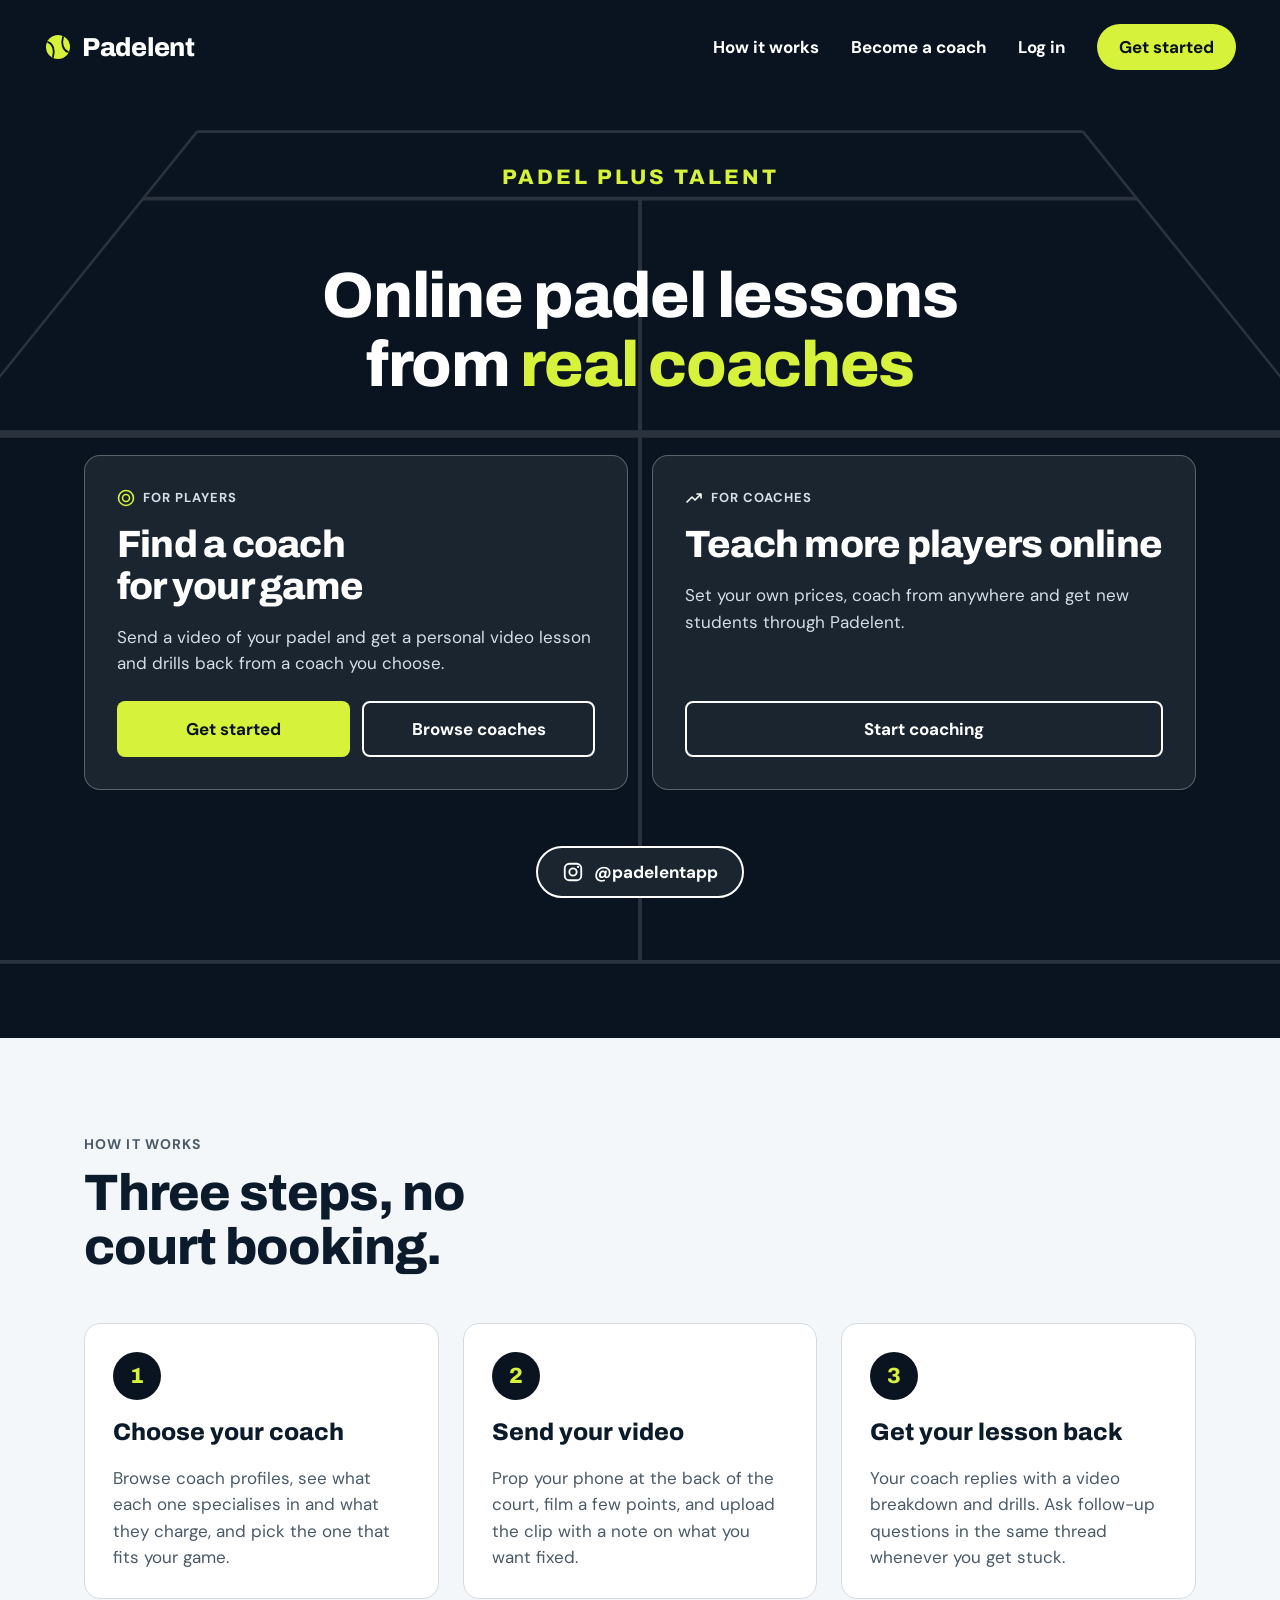
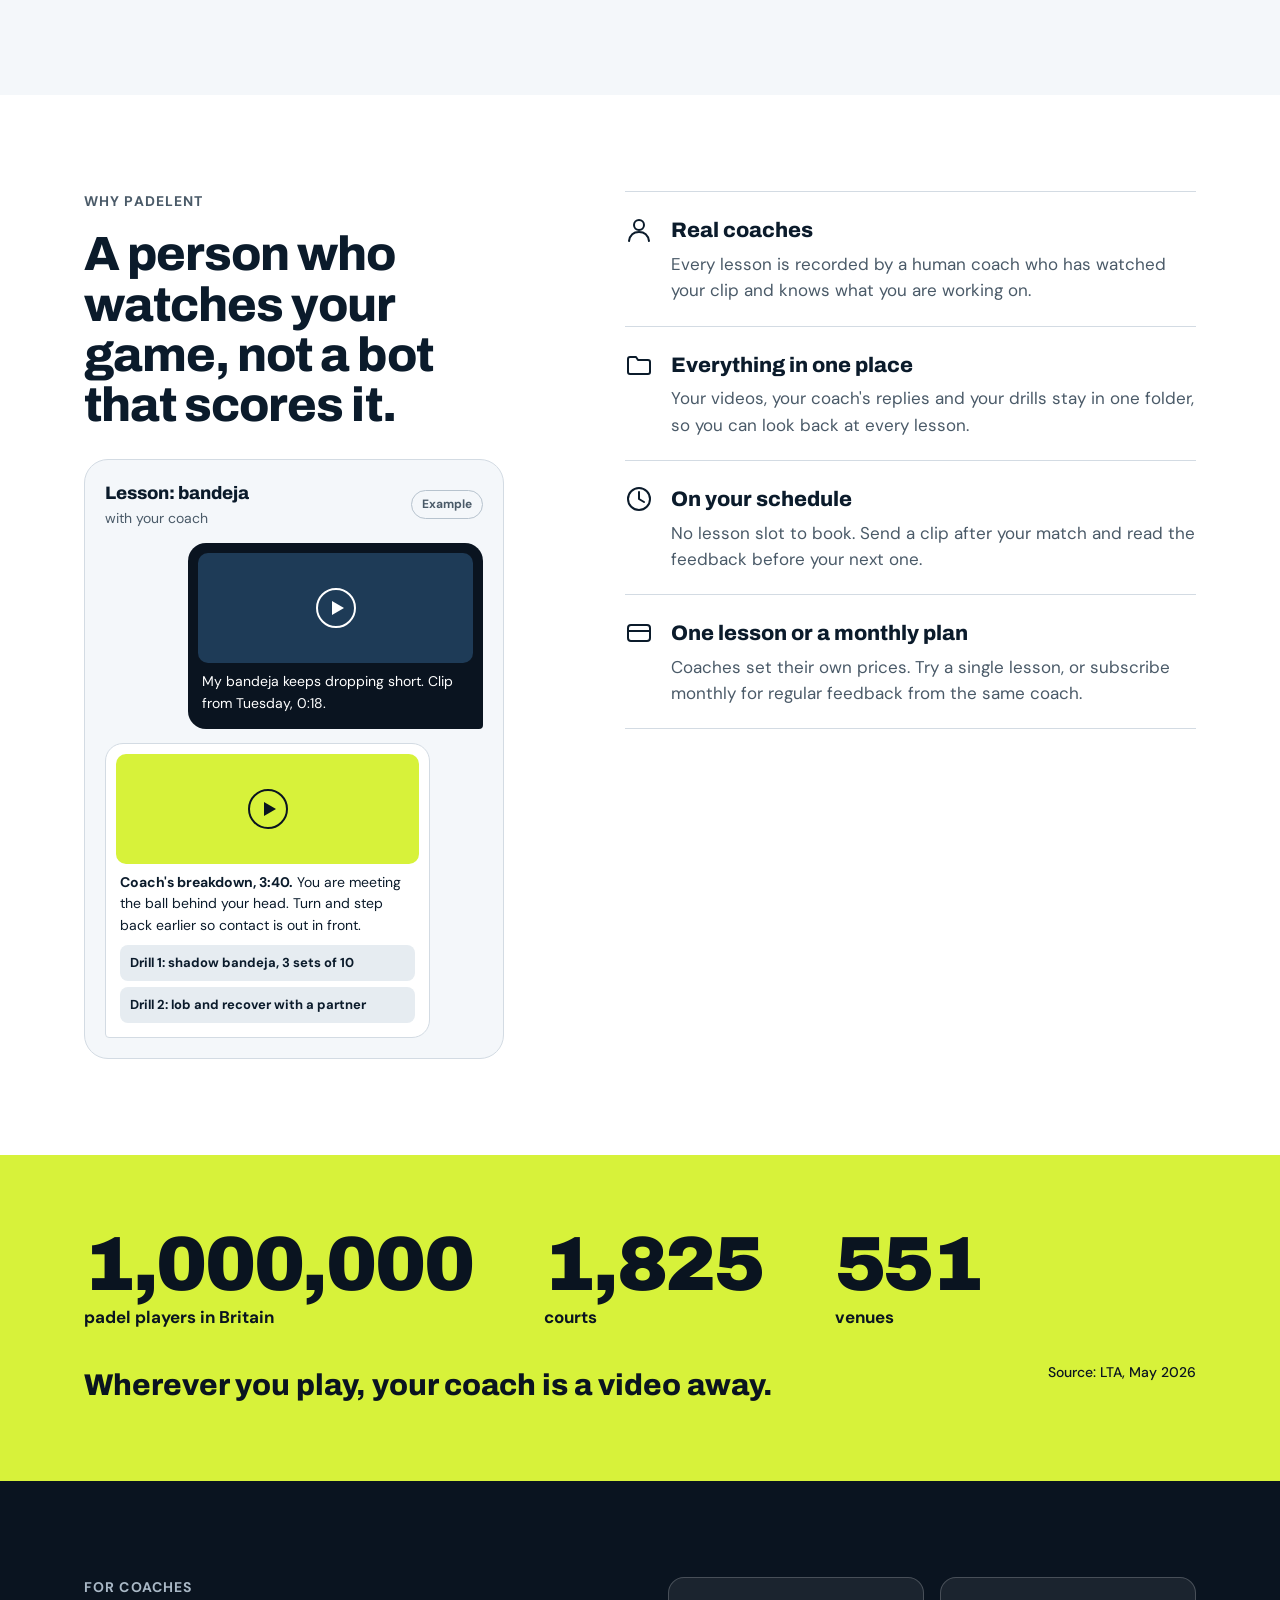
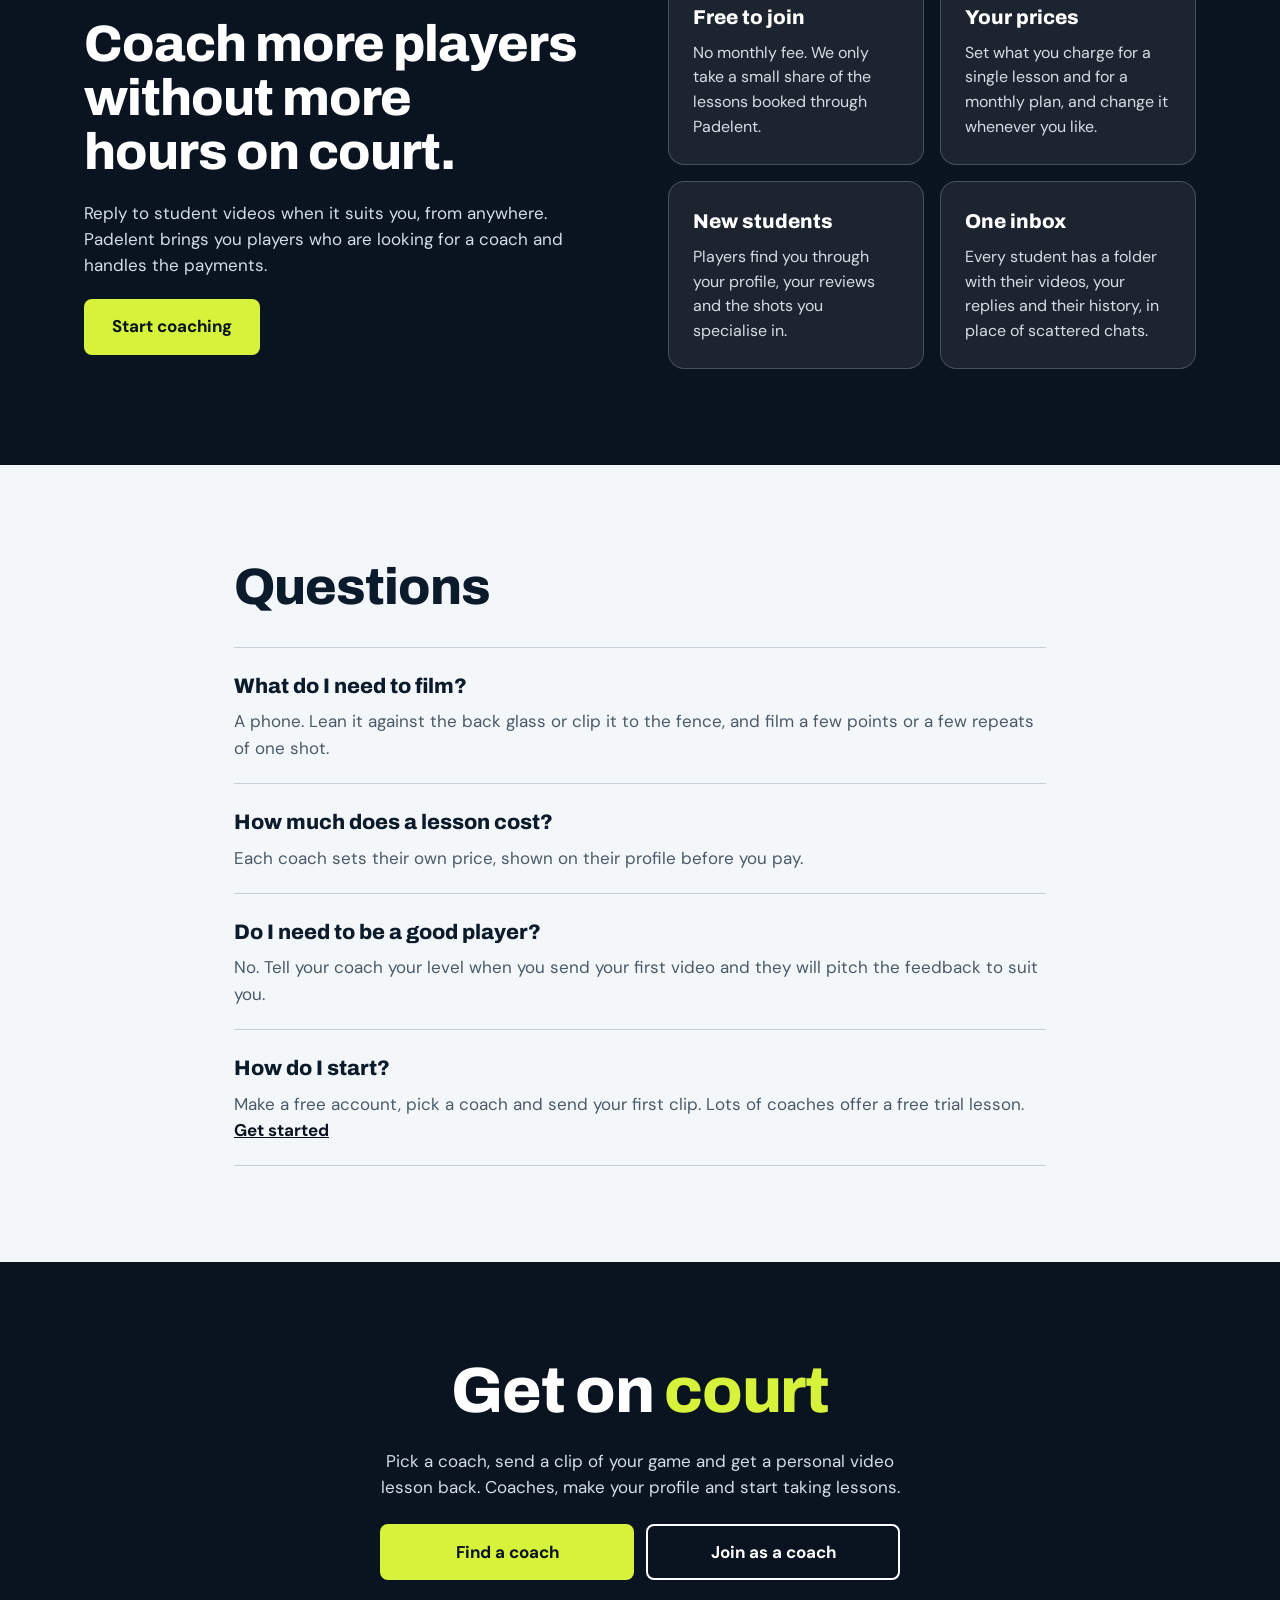
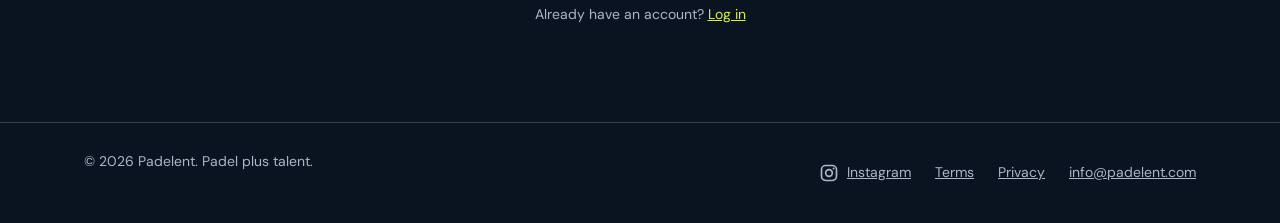
<file: index.html>
<!doctype html>
<html lang="en-GB">
<head>
<meta charset="utf-8">
<meta name="viewport" content="width=device-width, initial-scale=1">
<title>Padelent | Online padel lessons from real coaches</title>
<meta name="description" content="Send a video of your padel and get a personal video lesson back from a real coach. Padel plus talent.">
<meta property="og:title" content="Padelent | Online padel lessons from real coaches">
<meta property="og:description" content="Send a video of your padel and get a personal video lesson back from a real coach.">
<meta property="og:url" content="https://padelent.com/">
<meta property="og:image" content="https://padelent.com/og-image.png">
<meta property="og:image:width" content="1200">
<meta property="og:image:height" content="630">
<meta name="twitter:card" content="summary_large_image">
<meta name="theme-color" content="#0A1420">
<link rel="icon" href="/favicon.svg" type="image/svg+xml">
<link rel="preconnect" href="https://fonts.googleapis.com">
<link rel="preconnect" href="https://fonts.gstatic.com" crossorigin>
<link rel="stylesheet" href="https://fonts.googleapis.com/css2?family=Archivo:wght@600;700;800;900&family=DM+Sans:wght@400;500;700&display=swap">
<style>
:root { --navy: #0A1420; --panel: #1B2530; --accent: #D7F23A; --soft: #D5DEE6; --muted: #A9B8C6; color-scheme: dark; }
* { box-sizing: border-box; }
html { scroll-behavior: smooth; }
body { margin: 0; background: var(--navy); color: #FFFFFF; font-family: 'DM Sans', system-ui, sans-serif; }
h1, h2, h3 { text-wrap: balance; }
a:focus-visible, button:focus-visible, input:focus-visible { outline: 3px solid var(--accent); outline-offset: 3px; }
dialog.signup { width: min(460px, calc(100% - 32px)); padding: 0; border: 1px solid rgba(255,255,255,0.28); border-radius: 20px; background: var(--panel); color: #FFFFFF; }
dialog.signup::backdrop { background: rgba(5, 10, 16, 0.75); }
.signup form { padding: 32px; display: flex; flex-direction: column; gap: 18px; }
.signup h2 { margin: 0; font-family: 'Archivo', sans-serif; font-weight: 800; font-size: 30px; letter-spacing: -0.02em; }
.signup p { margin: 0; color: var(--soft); }
.signup label.field { font-size: 14px; font-weight: 700; }
.signup input[type=email] { width: 100%; height: 56px; padding: 0 18px; border-radius: 8px; border: 1px solid #7C8FA3; background: #14212F; color: #FFFFFF; font: inherit; font-size: 17px; margin-top: 8px; }
.signup fieldset { border: 0; padding: 0; margin: 0; display: flex; gap: 10px; flex-wrap: wrap; }
.signup legend { font-size: 14px; font-weight: 700; margin-bottom: 8px; }
.signup .choice { flex: 1 1 140px; }
.signup .choice input { position: absolute; opacity: 0; }
.signup .choice span { display: flex; align-items: center; justify-content: center; min-height: 52px; border: 2px solid #5C7189; border-radius: 8px; font-weight: 700; cursor: pointer; }
.signup .choice input:checked + span { border-color: var(--accent); background: var(--accent); color: var(--navy); }
.signup .choice input:focus-visible + span { outline: 3px solid var(--accent); outline-offset: 3px; }
.signup button[type=submit] { height: 56px; border: 0; border-radius: 8px; background: var(--accent); color: var(--navy); font: inherit; font-size: 17px; font-weight: 700; cursor: pointer; }
.signup button[disabled] { opacity: 0.6; cursor: wait; }
.signup .close { position: absolute; top: 12px; right: 12px; width: 44px; height: 44px; border: 0; background: none; color: #FFFFFF; font-size: 28px; line-height: 1; cursor: pointer; }
.signup .msg { min-height: 24px; font-weight: 700; color: var(--accent); }
.signup .note { font-size: 14px; color: var(--muted); }
.signup .note a { color: var(--muted); }
@media (prefers-reduced-motion: reduce) { html { scroll-behavior: auto; } }
</style>
</head>
<body>
<div style="background: #0A1420; color: #FFFFFF; font-family: 'DM Sans', system-ui, sans-serif; font-size: 17px; line-height: 1.55">

<section id="top" style="position: relative; overflow: hidden">
<svg aria-hidden="true" viewBox="0 0 1440 820" preserveAspectRatio="xMidYMin slice" fill="none" style="position: absolute; left: 0; top: 0; width: 100%; height: 100%; opacity: 0.13"><path d="M370 104H1070M370 104L-223 840M1070 104L1663 840" stroke="#FFFFFF" stroke-width="2"></path><path d="M327 157H1113M-159 760H1599M720 157V760" stroke="#FFFFFF" stroke-width="3"></path><path d="M177 343H1263" stroke="#FFFFFF" stroke-width="6"></path></svg>

<header style="position: relative; max-width: 1240px; margin: 0 auto; padding: 24px 24px; display: flex; flex-wrap: wrap; align-items: center; justify-content: space-between; gap: 12px 24px">
<a href="#top" style="display: flex; align-items: center; gap: 10px; color: #FFFFFF; text-decoration: none; font-family: 'Archivo', sans-serif; font-weight: 800; font-size: 26px; letter-spacing: -0.01em; min-height: 44px">
<svg aria-hidden="true" width="28" height="28" viewBox="0 0 28 28" fill="none"><circle cx="14" cy="14" r="12" fill="#D7F23A"></circle><path d="M4 9c5 2 7 8 5 15M24 19c-5-2-7-8-5-15" stroke="#0A1420" stroke-width="1.8" stroke-linecap="round"></path></svg>
Padelent
</a>
<nav aria-label="Main" style="display: flex; flex-wrap: wrap; align-items: center; gap: 4px 32px">
<a href="#how" style="color: #FFFFFF; text-decoration: none; font-weight: 700; min-height: 44px; display: flex; align-items: center">How it works</a>
<a href="#coaches" style="color: #FFFFFF; text-decoration: none; font-weight: 700; min-height: 44px; display: flex; align-items: center">Become a coach</a>
<a href="/app/#/login" style="color: #FFFFFF; text-decoration: none; font-weight: 700; min-height: 44px; display: flex; align-items: center">Log in</a>
<a href="/app/#/signup" style="background: #D7F23A; color: #0A1420; text-decoration: none; font-weight: 700; padding: 0 22px; min-height: 46px; border-radius: 999px; display: flex; align-items: center">Get started</a>
</nav>
</header>

<div style="position: relative; max-width: 1160px; margin: 0 auto; padding: 72px 24px 140px; display: flex; flex-direction: column; align-items: center; gap: 56px">
<div style="display: flex; flex-direction: column; align-items: center; gap: 72px">
<div style="font-family: 'Archivo', sans-serif; font-weight: 800; font-size: 21px; letter-spacing: 0.14em; line-height: 1.1; text-align: center; text-transform: uppercase; color: #D7F23A">Padel plus talent</div>
<h1 style="margin: 0; max-width: 980px; text-align: center; font-family: 'Archivo', sans-serif; font-weight: 800; font-size: clamp(38px, 5vw, 68px); line-height: 1.08; letter-spacing: -0.02em">Online padel lessons from <span style="color: #D7F23A">real coaches</span></h1>
</div>

<div style="width: 100%; display: flex; flex-wrap: wrap; gap: 24px">

<div style="flex: 1 1 380px; min-width: 0; background: #1B2530; border: 1px solid rgba(255,255,255,0.28); border-radius: 16px; padding: 32px; display: flex; flex-direction: column; gap: 16px">
<div style="display: flex; align-items: center; gap: 8px; font-size: 13px; font-weight: 700; letter-spacing: 0.08em; text-transform: uppercase; color: #D5DEE6">
<svg aria-hidden="true" width="18" height="18" viewBox="0 0 18 18" fill="none"><circle cx="9" cy="9" r="7.5" stroke="#D7F23A" stroke-width="1.6"></circle><circle cx="9" cy="9" r="3.5" stroke="#D7F23A" stroke-width="1.6"></circle></svg>
For players
</div>
<h2 style="margin: 0; font-family: 'Archivo', sans-serif; font-weight: 800; font-size: clamp(28px, 3vw, 38px); line-height: 1.1; letter-spacing: -0.02em">Find a coach for your game</h2>
<p style="margin: 0; color: #D5DEE6">Send a video of your padel and get a personal video lesson and drills back from a coach you choose.</p>
<div style="display: flex; flex-wrap: wrap; gap: 12px; margin-top: 8px">
<a href="/app/#/signup" style="flex: 1 1 180px; background: #D7F23A; color: #0A1420; text-decoration: none; font-weight: 700; min-height: 56px; border-radius: 8px; display: flex; align-items: center; justify-content: center">Get started</a>
<a href="/app/#/coaches" style="flex: 1 1 180px; color: #FFFFFF; text-decoration: none; font-weight: 700; min-height: 56px; border: 2px solid #FFFFFF; border-radius: 8px; display: flex; align-items: center; justify-content: center">Browse coaches</a>
</div>
</div>

<div style="flex: 1 1 380px; min-width: 0; background: #1B2530; border: 1px solid rgba(255,255,255,0.28); border-radius: 16px; padding: 32px; display: flex; flex-direction: column; gap: 16px">
<div style="display: flex; align-items: center; gap: 8px; font-size: 13px; font-weight: 700; letter-spacing: 0.08em; text-transform: uppercase; color: #D5DEE6">
<svg aria-hidden="true" width="18" height="18" viewBox="0 0 18 18" fill="none"><path d="M2 13l5-5 3 3 6-6M12 5h4v4" stroke="#FFFFFF" stroke-width="1.6" stroke-linecap="round" stroke-linejoin="round"></path></svg>
For coaches
</div>
<h2 style="margin: 0; font-family: 'Archivo', sans-serif; font-weight: 800; font-size: clamp(28px, 3vw, 38px); line-height: 1.1; letter-spacing: -0.02em">Teach more players online</h2>
<p style="margin: 0; color: #D5DEE6">Set your own prices, coach from anywhere and get new students through Padelent.</p>
<div style="display: flex; margin-top: auto; padding-top: 8px">
<a href="#coaches" style="flex: 1 1 auto; color: #FFFFFF; text-decoration: none; font-weight: 700; min-height: 56px; border: 2px solid #FFFFFF; border-radius: 8px; display: flex; align-items: center; justify-content: center">Start coaching</a>
</div>
</div>

</div>
<a href="https://www.instagram.com/padelentapp/" target="_blank" rel="noopener" aria-label="Padelent on Instagram" style="display: flex; align-items: center; gap: 10px; background: #1B2530; color: #FFFFFF; text-decoration: none; font-weight: 700; padding: 0 24px; min-height: 52px; border: 2px solid #FFFFFF; border-radius: 999px"><svg aria-hidden="true" width="22" height="22" viewBox="0 0 24 24" fill="none" stroke="currentColor" stroke-width="2"><rect x="3" y="3" width="18" height="18" rx="5"></rect><circle cx="12" cy="12" r="4"></circle><circle cx="17.5" cy="6.5" r="1.2" fill="currentColor" stroke="none"></circle></svg>@padelentapp</a>
</div>
</section>

<section id="how" style="background: #F4F7FA; color: #0B1B2B">
<div style="max-width: 1160px; margin: 0 auto; padding: 96px 24px; display: flex; flex-direction: column; gap: 48px">
<div style="display: flex; flex-direction: column; gap: 12px; max-width: 640px">
<div style="font-size: 14px; font-weight: 700; letter-spacing: 0.08em; text-transform: uppercase; color: #4A5A68">How it works</div>
<h2 style="margin: 0; font-family: 'Archivo', sans-serif; font-weight: 800; font-size: clamp(32px, 4vw, 52px); line-height: 1.05; letter-spacing: -0.02em">Three steps, no court booking.</h2>
</div>
<div style="display: flex; flex-wrap: wrap; gap: 24px">

<div style="flex: 1 1 280px; min-width: 0; background: #FFFFFF; border: 1px solid #D3DBE3; border-radius: 16px; padding: 28px; display: flex; flex-direction: column; gap: 14px">
<div style="width: 48px; height: 48px; border-radius: 999px; background: #0A1420; color: #D7F23A; font-family: 'Archivo', sans-serif; font-weight: 800; font-size: 22px; display: flex; align-items: center; justify-content: center">1</div>
<h3 style="margin: 0; font-family: 'Archivo', sans-serif; font-weight: 800; font-size: 24px">Choose your coach</h3>
<p style="margin: 0; color: #4A5A68">Browse coach profiles, see what each one specialises in and what they charge, and pick the one that fits your game.</p>
</div>

<div style="flex: 1 1 280px; min-width: 0; background: #FFFFFF; border: 1px solid #D3DBE3; border-radius: 16px; padding: 28px; display: flex; flex-direction: column; gap: 14px">
<div style="width: 48px; height: 48px; border-radius: 999px; background: #0A1420; color: #D7F23A; font-family: 'Archivo', sans-serif; font-weight: 800; font-size: 22px; display: flex; align-items: center; justify-content: center">2</div>
<h3 style="margin: 0; font-family: 'Archivo', sans-serif; font-weight: 800; font-size: 24px">Send your video</h3>
<p style="margin: 0; color: #4A5A68">Prop your phone at the back of the court, film a few points, and upload the clip with a note on what you want fixed.</p>
</div>

<div style="flex: 1 1 280px; min-width: 0; background: #FFFFFF; border: 1px solid #D3DBE3; border-radius: 16px; padding: 28px; display: flex; flex-direction: column; gap: 14px">
<div style="width: 48px; height: 48px; border-radius: 999px; background: #0A1420; color: #D7F23A; font-family: 'Archivo', sans-serif; font-weight: 800; font-size: 22px; display: flex; align-items: center; justify-content: center">3</div>
<h3 style="margin: 0; font-family: 'Archivo', sans-serif; font-weight: 800; font-size: 24px">Get your lesson back</h3>
<p style="margin: 0; color: #4A5A68">Your coach replies with a video breakdown and drills. Ask follow-up questions in the same thread whenever you get stuck.</p>
</div>

</div>
</div>
</section>

<section style="background: #FFFFFF; color: #0B1B2B">
<div style="max-width: 1160px; margin: 0 auto; padding: 96px 24px; display: flex; flex-wrap: wrap; gap: 56px">
<div style="flex: 1 1 360px; min-width: 0; display: flex; flex-direction: column; gap: 28px">
<div style="display: flex; flex-direction: column; gap: 16px">
<div style="font-size: 14px; font-weight: 700; letter-spacing: 0.08em; text-transform: uppercase; color: #4A5A68">Why Padelent</div>
<h2 style="margin: 0; font-family: 'Archivo', sans-serif; font-weight: 800; font-size: clamp(32px, 4vw, 48px); line-height: 1.05; letter-spacing: -0.02em">A person who watches your game, not a bot that scores it.</h2>
</div>

<div style="width: 100%; max-width: 420px; background: #F4F7FA; border: 1px solid #D3DBE3; border-radius: 24px; padding: 20px; display: flex; flex-direction: column; gap: 14px">
<div style="display: flex; align-items: center; justify-content: space-between; gap: 12px">
<div style="display: flex; flex-direction: column">
<div style="font-family: 'Archivo', sans-serif; font-weight: 800; font-size: 18px">Lesson: bandeja</div>
<div style="font-size: 14px; color: #4A5A68">with your coach</div>
</div>
<div style="font-size: 12px; font-weight: 700; color: #4A5A68; border: 1px solid #B7C3CE; border-radius: 999px; padding: 4px 10px">Example</div>
</div>
<div style="align-self: flex-end; width: 78%; display: flex; flex-direction: column; gap: 8px; background: #0A1420; color: #FFFFFF; border-radius: 18px 18px 4px 18px; padding: 10px">
<div style="height: 110px; border-radius: 10px; background: #1E3B57; display: flex; align-items: center; justify-content: center">
<svg aria-hidden="true" width="40" height="40" viewBox="0 0 40 40" fill="none"><circle cx="20" cy="20" r="19" stroke="#FFFFFF" stroke-width="2"></circle><path d="M16 13l12 7-12 7z" fill="#FFFFFF"></path></svg>
</div>
<div style="font-size: 14px; padding: 0 4px 4px">My bandeja keeps dropping short. Clip from Tuesday, 0:18.</div>
</div>
<div style="align-self: flex-start; width: 86%; display: flex; flex-direction: column; gap: 8px; background: #FFFFFF; border: 1px solid #D3DBE3; border-radius: 18px 18px 18px 4px; padding: 10px">
<div style="height: 110px; border-radius: 10px; background: #D7F23A; display: flex; align-items: center; justify-content: center">
<svg aria-hidden="true" width="40" height="40" viewBox="0 0 40 40" fill="none"><circle cx="20" cy="20" r="19" stroke="#0A1420" stroke-width="2"></circle><path d="M16 13l12 7-12 7z" fill="#0A1420"></path></svg>
</div>
<div style="font-size: 14px; padding: 0 4px"><strong>Coach's breakdown, 3:40.</strong> You are meeting the ball behind your head. Turn and step back earlier so contact is out in front.</div>
<div style="display: flex; flex-direction: column; gap: 6px; padding: 0 4px 4px">
<div style="font-size: 13px; font-weight: 700; background: #E6ECF1; border-radius: 8px; padding: 8px 10px">Drill 1: shadow bandeja, 3 sets of 10</div>
<div style="font-size: 13px; font-weight: 700; background: #E6ECF1; border-radius: 8px; padding: 8px 10px">Drill 2: lob and recover with a partner</div>
</div>
</div>
</div>
</div>

<div style="flex: 1.2 1 420px; min-width: 0; display: flex; flex-direction: column">

<div style="display: flex; gap: 18px; padding: 22px 0; border-top: 1px solid #D3DBE3">
<svg aria-hidden="true" width="28" height="28" viewBox="0 0 28 28" fill="none" style="flex: 0 0 28px; margin-top: 2px"><circle cx="14" cy="9" r="5" stroke="#0B1B2B" stroke-width="2"></circle><path d="M4 25c1-6 5-9 10-9s9 3 10 9" stroke="#0B1B2B" stroke-width="2" stroke-linecap="round"></path></svg>
<div style="display: flex; flex-direction: column; gap: 4px">
<h3 style="margin: 0; font-family: 'Archivo', sans-serif; font-weight: 800; font-size: 21px">Real coaches</h3>
<p style="margin: 0; color: #4A5A68">Every lesson is recorded by a human coach who has watched your clip and knows what you are working on.</p>
</div>
</div>

<div style="display: flex; gap: 18px; padding: 22px 0; border-top: 1px solid #D3DBE3">
<svg aria-hidden="true" width="28" height="28" viewBox="0 0 28 28" fill="none" style="flex: 0 0 28px; margin-top: 2px"><path d="M3 8a2 2 0 0 1 2-2h6l2 3h10a2 2 0 0 1 2 2v10a2 2 0 0 1-2 2H5a2 2 0 0 1-2-2z" stroke="#0B1B2B" stroke-width="2" stroke-linejoin="round"></path></svg>
<div style="display: flex; flex-direction: column; gap: 4px">
<h3 style="margin: 0; font-family: 'Archivo', sans-serif; font-weight: 800; font-size: 21px">Everything in one place</h3>
<p style="margin: 0; color: #4A5A68">Your videos, your coach's replies and your drills stay in one folder, so you can look back at every lesson.</p>
</div>
</div>

<div style="display: flex; gap: 18px; padding: 22px 0; border-top: 1px solid #D3DBE3">
<svg aria-hidden="true" width="28" height="28" viewBox="0 0 28 28" fill="none" style="flex: 0 0 28px; margin-top: 2px"><circle cx="14" cy="14" r="11" stroke="#0B1B2B" stroke-width="2"></circle><path d="M14 7v7l5 3" stroke="#0B1B2B" stroke-width="2" stroke-linecap="round" stroke-linejoin="round"></path></svg>
<div style="display: flex; flex-direction: column; gap: 4px">
<h3 style="margin: 0; font-family: 'Archivo', sans-serif; font-weight: 800; font-size: 21px">On your schedule</h3>
<p style="margin: 0; color: #4A5A68">No lesson slot to book. Send a clip after your match and read the feedback before your next one.</p>
</div>
</div>

<div style="display: flex; gap: 18px; padding: 22px 0; border-top: 1px solid #D3DBE3; border-bottom: 1px solid #D3DBE3">
<svg aria-hidden="true" width="28" height="28" viewBox="0 0 28 28" fill="none" style="flex: 0 0 28px; margin-top: 2px"><rect x="3" y="6" width="22" height="16" rx="3" stroke="#0B1B2B" stroke-width="2"></rect><path d="M3 12h22" stroke="#0B1B2B" stroke-width="2"></path></svg>
<div style="display: flex; flex-direction: column; gap: 4px">
<h3 style="margin: 0; font-family: 'Archivo', sans-serif; font-weight: 800; font-size: 21px">One lesson or a monthly plan</h3>
<p style="margin: 0; color: #4A5A68">Coaches set their own prices. Try a single lesson, or subscribe monthly for regular feedback from the same coach.</p>
</div>
</div>

</div>
</div>
</section>

<section style="background: #D7F23A; color: #0A1420">
<div style="max-width: 1160px; margin: 0 auto; padding: 72px 24px; display: flex; flex-direction: column; gap: 32px">
<div style="display: flex; flex-wrap: wrap; gap: 32px 72px">
<div style="display: flex; flex-direction: column">
<div style="font-family: 'Archivo', sans-serif; font-weight: 900; font-size: clamp(44px, 6vw, 80px); line-height: 1; letter-spacing: -0.03em">1,000,000</div>
<div style="font-weight: 700">padel players in Britain</div>
</div>
<div style="display: flex; flex-direction: column">
<div style="font-family: 'Archivo', sans-serif; font-weight: 900; font-size: clamp(44px, 6vw, 80px); line-height: 1; letter-spacing: -0.03em">1,825</div>
<div style="font-weight: 700">courts</div>
</div>
<div style="display: flex; flex-direction: column">
<div style="font-family: 'Archivo', sans-serif; font-weight: 900; font-size: clamp(44px, 6vw, 80px); line-height: 1; letter-spacing: -0.03em">551</div>
<div style="font-weight: 700">venues</div>
</div>
</div>
<div style="display: flex; flex-wrap: wrap; justify-content: space-between; gap: 12px 32px">
<div style="font-family: 'Archivo', sans-serif; font-weight: 800; font-size: clamp(22px, 2.4vw, 30px)">Wherever you play, your coach is a video away.</div>
<div style="font-size: 14px; font-weight: 500">Source: LTA, May 2026</div>
</div>
</div>
</section>

<section id="coaches">
<div style="max-width: 1160px; margin: 0 auto; padding: 96px 24px; display: flex; flex-wrap: wrap; gap: 56px">
<div style="flex: 1 1 400px; min-width: 0; display: flex; flex-direction: column; gap: 20px">
<div style="font-size: 14px; font-weight: 700; letter-spacing: 0.08em; text-transform: uppercase; color: #A9B8C6">For coaches</div>
<h2 style="margin: 0; font-family: 'Archivo', sans-serif; font-weight: 800; font-size: clamp(32px, 4vw, 52px); line-height: 1.05; letter-spacing: -0.02em">Coach more players without more hours on court.</h2>
<p style="margin: 0; color: #D5DEE6; max-width: 480px">Reply to student videos when it suits you, from anywhere. Padelent brings you players who are looking for a coach and handles the payments.</p>
<a href="/app/#/signup?role=coach" style="align-self: flex-start; background: #D7F23A; color: #0A1420; text-decoration: none; font-weight: 700; padding: 0 28px; min-height: 56px; border-radius: 8px; display: flex; align-items: center">Start coaching</a>
</div>
<div style="flex: 1 1 400px; min-width: 0; display: flex; flex-wrap: wrap; gap: 16px">

<div style="flex: 1 1 220px; min-width: 0; background: rgba(255,255,255,0.07); border: 1px solid rgba(255,255,255,0.2); border-radius: 16px; padding: 24px; display: flex; flex-direction: column; gap: 8px">
<h3 style="margin: 0; font-family: 'Archivo', sans-serif; font-weight: 800; font-size: 20px">Free to join</h3>
<p style="margin: 0; color: #D5DEE6; font-size: 16px">No monthly fee. We only take a small share of the lessons booked through Padelent.</p>
</div>

<div style="flex: 1 1 220px; min-width: 0; background: rgba(255,255,255,0.07); border: 1px solid rgba(255,255,255,0.2); border-radius: 16px; padding: 24px; display: flex; flex-direction: column; gap: 8px">
<h3 style="margin: 0; font-family: 'Archivo', sans-serif; font-weight: 800; font-size: 20px">Your prices</h3>
<p style="margin: 0; color: #D5DEE6; font-size: 16px">Set what you charge for a single lesson and for a monthly plan, and change it whenever you like.</p>
</div>

<div style="flex: 1 1 220px; min-width: 0; background: rgba(255,255,255,0.07); border: 1px solid rgba(255,255,255,0.2); border-radius: 16px; padding: 24px; display: flex; flex-direction: column; gap: 8px">
<h3 style="margin: 0; font-family: 'Archivo', sans-serif; font-weight: 800; font-size: 20px">New students</h3>
<p style="margin: 0; color: #D5DEE6; font-size: 16px">Players find you through your profile, your reviews and the shots you specialise in.</p>
</div>

<div style="flex: 1 1 220px; min-width: 0; background: rgba(255,255,255,0.07); border: 1px solid rgba(255,255,255,0.2); border-radius: 16px; padding: 24px; display: flex; flex-direction: column; gap: 8px">
<h3 style="margin: 0; font-family: 'Archivo', sans-serif; font-weight: 800; font-size: 20px">One inbox</h3>
<p style="margin: 0; color: #D5DEE6; font-size: 16px">Every student has a folder with their videos, your replies and their history, in place of scattered chats.</p>
</div>

</div>
</div>
</section>

<section id="faq" style="background: #F4F7FA; color: #0B1B2B">
<div style="max-width: 860px; margin: 0 auto; padding: 96px 24px; display: flex; flex-direction: column; gap: 32px">
<h2 style="margin: 0; font-family: 'Archivo', sans-serif; font-weight: 800; font-size: clamp(32px, 4vw, 52px); line-height: 1.05; letter-spacing: -0.02em">Questions</h2>
<div style="display: flex; flex-direction: column">

<div style="padding: 22px 0; border-top: 1px solid #C3CED8; display: flex; flex-direction: column; gap: 6px">
<h3 style="margin: 0; font-family: 'Archivo', sans-serif; font-weight: 800; font-size: 21px">What do I need to film?</h3>
<p style="margin: 0; color: #4A5A68">A phone. Lean it against the back glass or clip it to the fence, and film a few points or a few repeats of one shot.</p>
</div>

<div style="padding: 22px 0; border-top: 1px solid #C3CED8; display: flex; flex-direction: column; gap: 6px">
<h3 style="margin: 0; font-family: 'Archivo', sans-serif; font-weight: 800; font-size: 21px">How much does a lesson cost?</h3>
<p style="margin: 0; color: #4A5A68">Each coach sets their own price, shown on their profile before you pay.</p>
</div>

<div style="padding: 22px 0; border-top: 1px solid #C3CED8; display: flex; flex-direction: column; gap: 6px">
<h3 style="margin: 0; font-family: 'Archivo', sans-serif; font-weight: 800; font-size: 21px">Do I need to be a good player?</h3>
<p style="margin: 0; color: #4A5A68">No. Tell your coach your level when you send your first video and they will pitch the feedback to suit you.</p>
</div>

<div style="padding: 22px 0; border-top: 1px solid #C3CED8; border-bottom: 1px solid #C3CED8; display: flex; flex-direction: column; gap: 6px">
<h3 style="margin: 0; font-family: 'Archivo', sans-serif; font-weight: 800; font-size: 21px">How do I start?</h3>
<p style="margin: 0; color: #4A5A68">Make a free account, pick a coach and send your first clip. Lots of coaches offer a free trial lesson. <a href="/app/#/signup" style="color: #0A1420; font-weight: 700">Get started</a></p>
</div>

</div>
</div>
</section>

<section id="join">
<div style="max-width: 860px; margin: 0 auto; padding: 96px 24px; display: flex; flex-direction: column; align-items: center; gap: 24px; text-align: center">
<h2 style="margin: 0; font-family: 'Archivo', sans-serif; font-weight: 800; font-size: clamp(36px, 5vw, 64px); line-height: 1.02; letter-spacing: -0.02em">Get on <span style="color: #D7F23A">court</span></h2>
<p style="margin: 0; color: #D5DEE6; max-width: 520px">Pick a coach, send a clip of your game and get a personal video lesson back. Coaches, make your profile and start taking lessons.</p>
<div style="width: 100%; max-width: 520px; display: flex; flex-wrap: wrap; gap: 12px">
<a href="/app/#/signup" style="flex: 1 1 220px; background: #D7F23A; color: #0A1420; text-decoration: none; font-weight: 700; min-height: 56px; border-radius: 8px; display: flex; align-items: center; justify-content: center">Find a coach</a>
<a href="/app/#/signup?role=coach" style="flex: 1 1 220px; color: #FFFFFF; text-decoration: none; font-weight: 700; min-height: 56px; border: 2px solid #FFFFFF; border-radius: 8px; display: flex; align-items: center; justify-content: center">Join as a coach</a>
</div>
<p style="margin: 0; font-size: 14px; color: #A9B8C6">Already have an account? <a href="/app/#/login" style="color: #D7F23A">Log in</a></p>
</div>
</section>

<footer style="border-top: 1px solid rgba(255,255,255,0.2)">
<div style="max-width: 1160px; margin: 0 auto; padding: 28px 24px; display: flex; flex-wrap: wrap; justify-content: space-between; gap: 12px 32px; font-size: 14px; color: #A9B8C6">
<div>© 2026 Padelent. Padel plus talent.</div>
<div style="display: flex; flex-wrap: wrap; gap: 8px 24px">
<a href="https://www.instagram.com/padelentapp/" target="_blank" rel="noopener" style="color: #A9B8C6; min-height: 44px; display: flex; align-items: center; gap: 8px"><svg aria-hidden="true" width="20" height="20" viewBox="0 0 24 24" fill="none" stroke="currentColor" stroke-width="2"><rect x="3" y="3" width="18" height="18" rx="5"></rect><circle cx="12" cy="12" r="4"></circle><circle cx="17.5" cy="6.5" r="1.2" fill="currentColor" stroke="none"></circle></svg>Instagram</a>
<a href="/terms.html" style="color: #A9B8C6; min-height: 44px; display: flex; align-items: center">Terms</a>
<a href="/privacy.html" style="color: #A9B8C6; min-height: 44px; display: flex; align-items: center">Privacy</a>
<a href="mailto:info@padelent.com" style="color: #A9B8C6; min-height: 44px; display: flex; align-items: center">info@padelent.com</a>
</div>
</div>
</footer>

</div>

<dialog class="signup" id="signup" aria-labelledby="signup-title">
<form id="signup-form" novalidate>
<button type="button" class="close" aria-label="Close" data-close>&times;</button>
<p style="align-self: flex-start; margin: 0; font-family: 'Archivo', sans-serif; font-weight: 800; font-size: 13px; letter-spacing: 0.14em; text-transform: uppercase; color: #0A1420; background: #D7F23A; padding: 6px 10px; border-radius: 6px">Coming soon</p>
<h2 id="signup-title">Padelent is coming soon</h2>
<p>We are getting ready to launch. Leave your email and we will let you know as soon as you can start.</p>
<label class="field" for="signup-email">Email address
<input id="signup-email" name="email" type="email" autocomplete="email" placeholder="you@example.com" required>
</label>
<fieldset>
<legend>I am a</legend>
<label class="choice"><input type="radio" name="role" value="player" id="signup-player" checked><span>Player</span></label>
<label class="choice"><input type="radio" name="role" value="coach" id="signup-coach"><span>Coach</span></label>
</fieldset>
<button type="submit">Sign me up</button>
<p class="msg" id="signup-msg" role="status"></p>
<p class="note">We will only email you about Padelent. Unsubscribe any time. <a href="/privacy.html">Privacy</a></p>
</form>
</dialog>

<script>
(function () {
  var SUPABASE_URL = "https://bjqffcfbnfyoumklewbd.supabase.co";
  var SUPABASE_KEY = "sb_publishable_6DL2EwfA35xaWfD88PU5Lw_75_2zI72";
  var CONTACT = "info@padelent.com";
  var EMAIL_RE = /^[^\s@]+@[^\s@]+\.[^\s@]+$/;

  function headers() {
    var h = { "apikey": SUPABASE_KEY, "Content-Type": "application/json", "Prefer": "return=minimal" };
    // Legacy anon keys are JWTs and go in Authorization too; new publishable keys (sb_...) must not.
    if (SUPABASE_KEY.indexOf("sb_") !== 0) h["Authorization"] = "Bearer " + SUPABASE_KEY;
    return h;
  }

  function save(email, role, source) {
    if (SUPABASE_URL.indexOf("__") === 0) return Promise.reject(new Error("not-configured"));
    return fetch(SUPABASE_URL + "/rest/v1/signups", {
      method: "POST",
      headers: headers(),
      body: JSON.stringify({ email: email, role: role, source: source })
    }).then(function (r) {
      if (r.status === 409) return "exists";
      if (!r.ok) throw new Error("failed " + r.status);
      return "ok";
    });
  }

  function submit(emailInput, role, source, msgEl, button) {
    var email = (emailInput.value || "").trim().toLowerCase();
    if (!EMAIL_RE.test(email)) {
      msgEl.textContent = "Please enter a valid email address.";
      emailInput.focus();
      return;
    }
    button.disabled = true;
    msgEl.textContent = "Signing you up...";
    save(email, role, source).then(function (result) {
      msgEl.textContent = result === "exists"
        ? "You are already on the list. We will be in touch."
        : (role === "coach" ? "You are on the list. We will email you the coach details soon." : "You are on the list. We will be in touch soon.");
      emailInput.value = "";
    }).catch(function () {
      msgEl.textContent = "Something went wrong. Please try again, or email " + CONTACT + ".";
    }).then(function () { button.disabled = false; });
  }

  var dialog = document.getElementById("signup");
  var form = document.getElementById("signup-form");
  var dEmail = document.getElementById("signup-email");
  var dMsg = document.getElementById("signup-msg");

  function open(role) {
    document.getElementById(role === "coach" ? "signup-coach" : "signup-player").checked = true;
    dMsg.textContent = "";
    if (typeof dialog.showModal === "function") { dialog.showModal(); } else { location.hash = "join"; return; }
    dEmail.focus();
  }

  document.querySelectorAll('a[href="#join"]').forEach(function (a) {
    a.addEventListener("click", function (e) {
      e.preventDefault();
      open(/coach/i.test(a.textContent) ? "coach" : "player");
    });
  });
  dialog.querySelector("[data-close]").addEventListener("click", function () { dialog.close(); });
  dialog.addEventListener("click", function (e) { if (e.target === dialog) dialog.close(); });
  form.addEventListener("submit", function (e) {
    e.preventDefault();
    var role = form.querySelector('input[name="role"]:checked').value;
    submit(dEmail, role, "popup", dMsg, form.querySelector('button[type="submit"]'));
  });

})();
</script>
</body>
</html>
</file>
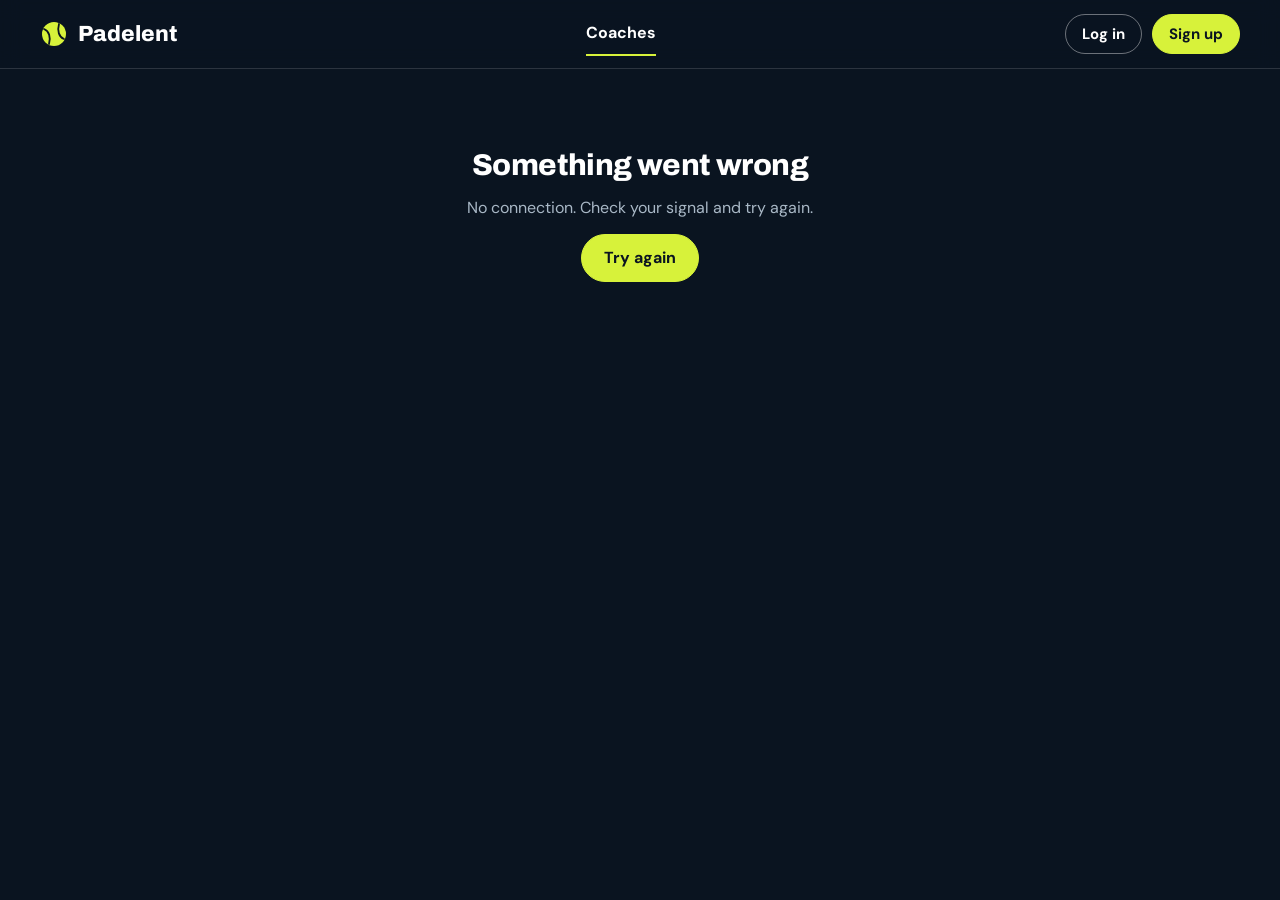
<file: app/index.html>
<!doctype html>
<html lang="en-GB">
<head>
<meta charset="utf-8">
<meta name="viewport" content="width=device-width, initial-scale=1, viewport-fit=cover">
<meta name="robots" content="noindex">
<meta name="theme-color" content="#0A1420">
<meta name="apple-mobile-web-app-capable" content="yes">
<meta name="apple-mobile-web-app-status-bar-style" content="black-translucent">
<meta name="apple-mobile-web-app-title" content="Padelent">
<title>Padelent</title>
<link rel="icon" href="/favicon.svg" type="image/svg+xml">
<link rel="apple-touch-icon" href="/app/icon-180.png">
<link rel="manifest" href="/app/manifest.webmanifest">
<link rel="preconnect" href="https://fonts.googleapis.com">
<link rel="preconnect" href="https://fonts.gstatic.com" crossorigin>
<link rel="stylesheet" href="https://fonts.googleapis.com/css2?family=Archivo:wght@700;800;900&family=DM+Sans:wght@400;500;700&display=swap">
<link rel="stylesheet" href="/app/app.css?v=19">
</head>
<body>
<div id="app" aria-live="polite"><div class="boot"><span class="spinner" aria-hidden="true"></span></div></div>
<div id="toast" role="status" aria-live="polite"></div>
<script src="/app/config.js?v=1"></script>
<script src="/app/app.js?v=32"></script>
</body>
</html>
</file>
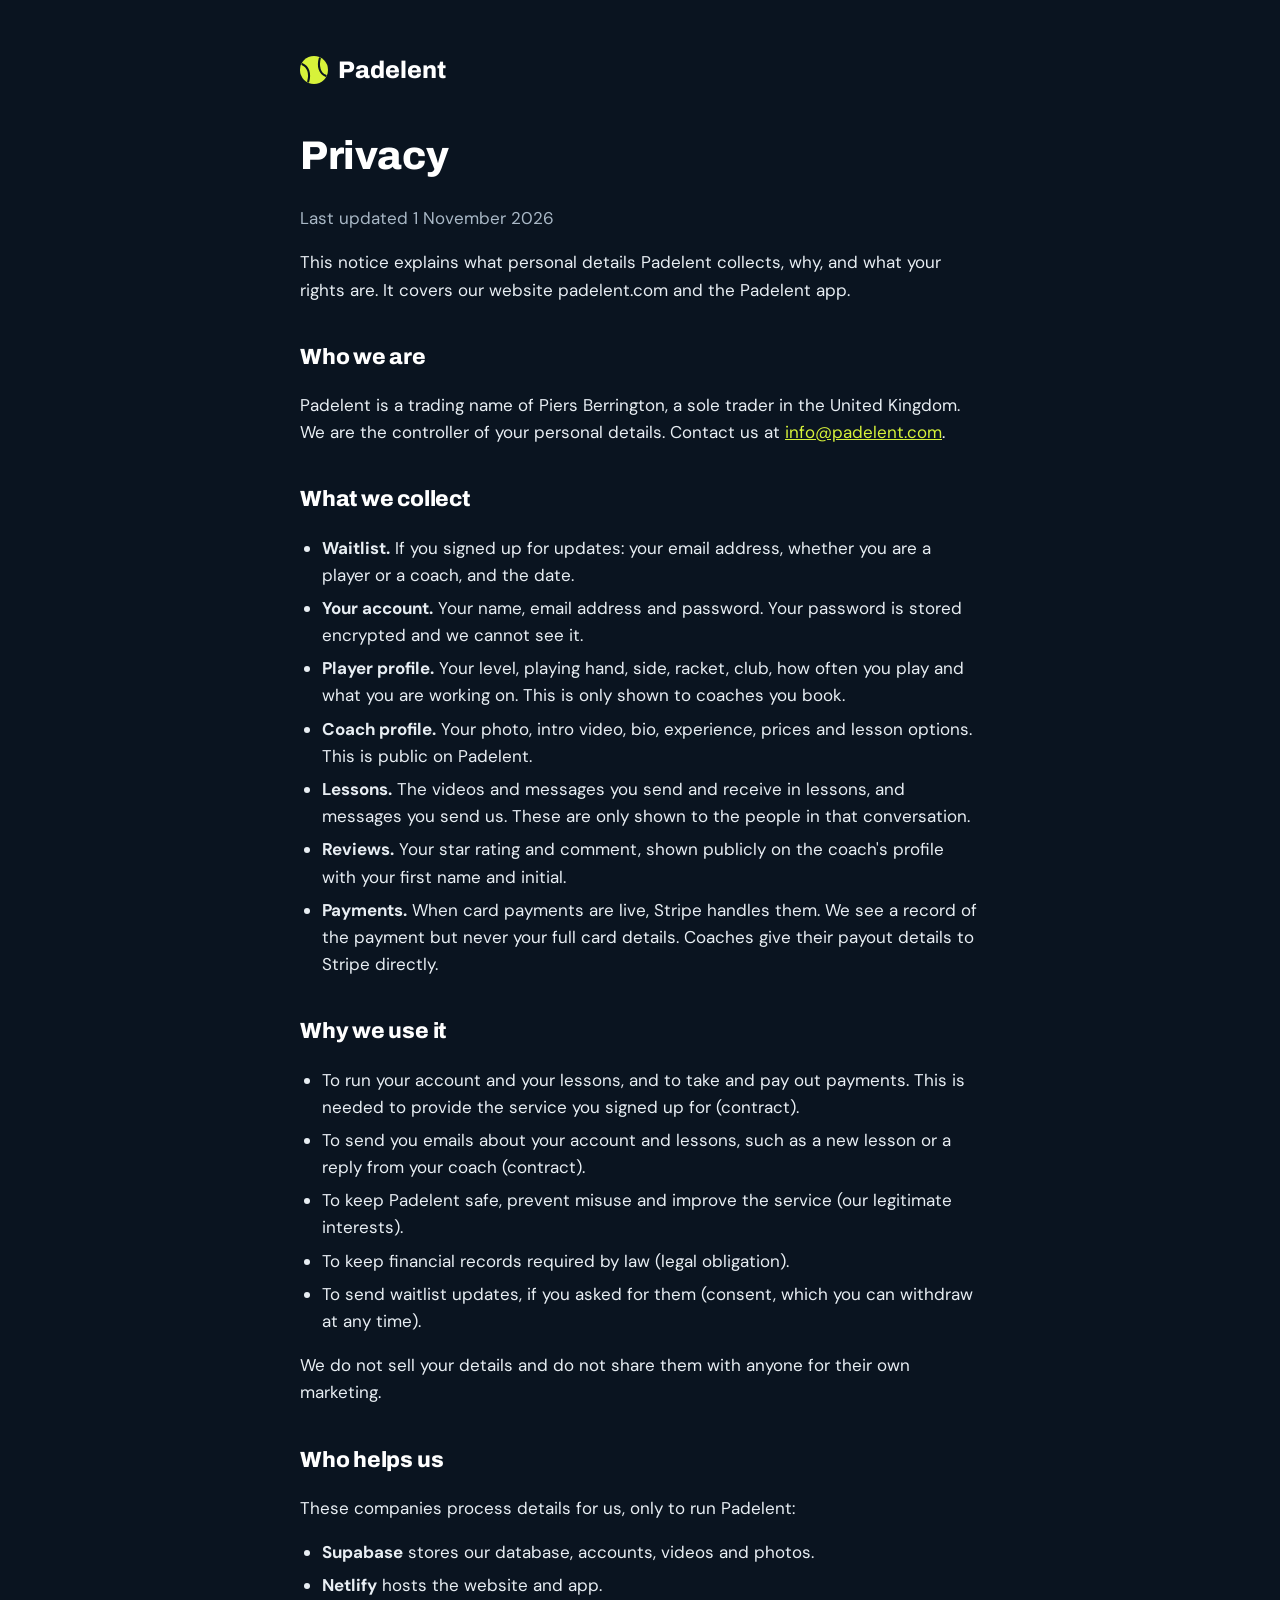
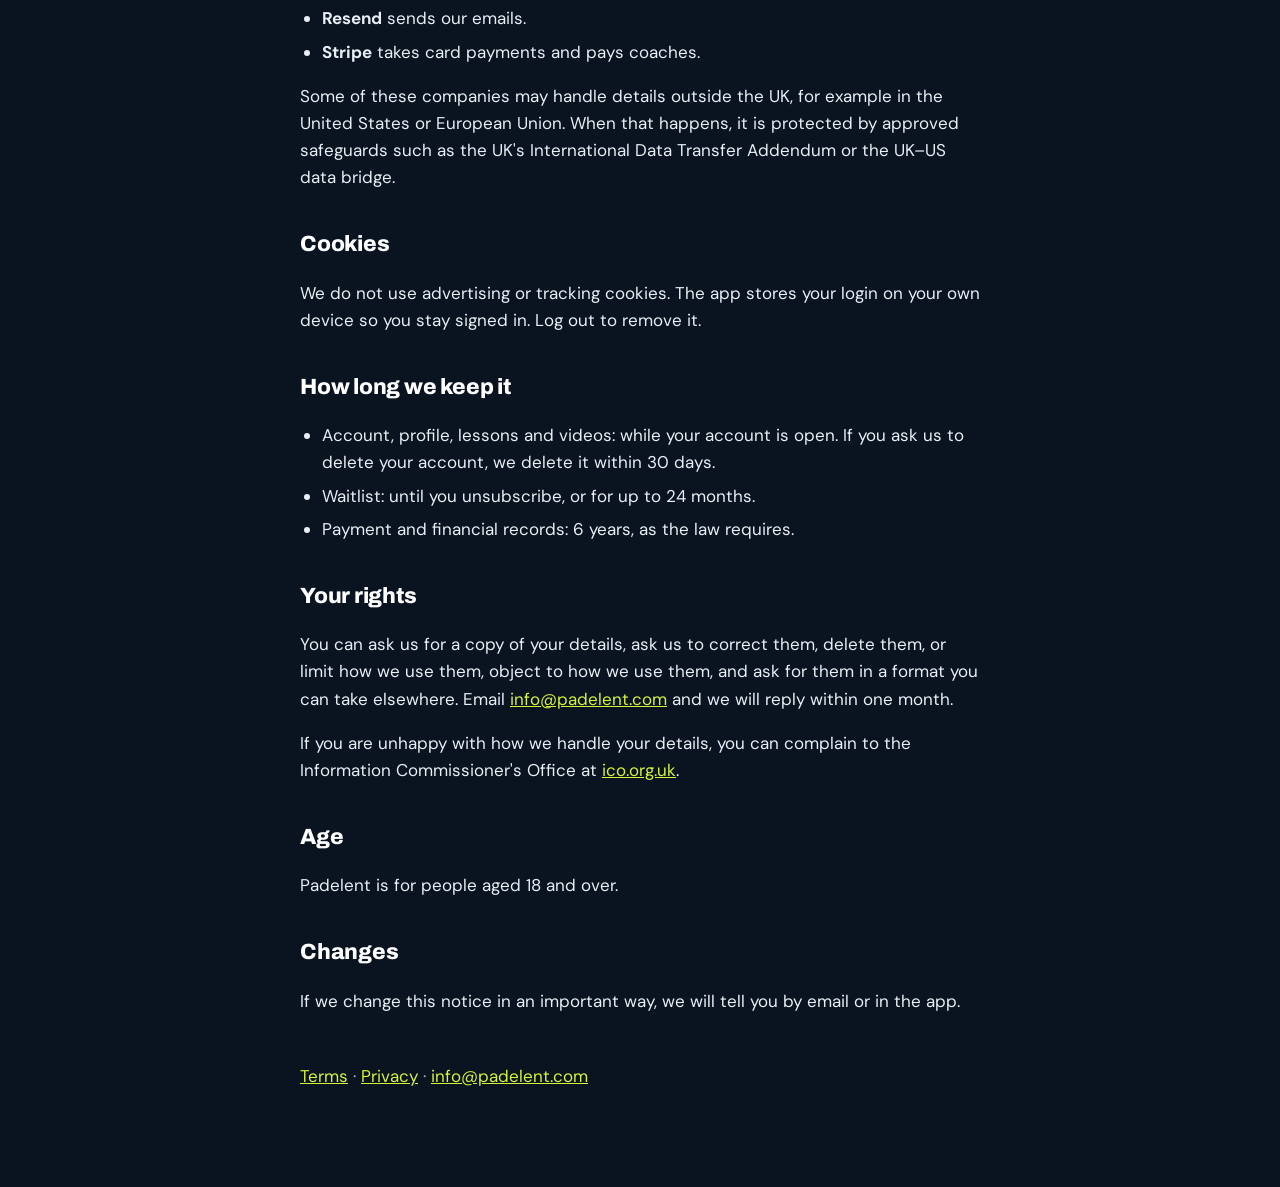
<file: privacy.html>
<!doctype html>
<html lang="en-GB">
<head>
<meta charset="utf-8">
<meta name="viewport" content="width=device-width, initial-scale=1">
<title>Privacy | Padelent</title>
<link rel="icon" href="/favicon.svg" type="image/svg+xml">
<link rel="stylesheet" href="https://fonts.googleapis.com/css2?family=Archivo:wght@800&family=DM+Sans:wght@400;700&display=swap">
<style>
:root { color-scheme: dark; }
* { box-sizing: border-box; }
body { margin: 0; background: #0A1420; color: #E8EEF3; font-family: 'DM Sans', system-ui, sans-serif; font-size: 17px; line-height: 1.6; }
main { max-width: 720px; margin: 0 auto; padding: 48px 20px 80px; }
a { color: #D7F23A; }
h1, h2 { font-family: 'Archivo', sans-serif; font-weight: 800; color: #FFFFFF; letter-spacing: -0.01em; }
h1 { font-size: 40px; margin: 32px 0 8px; }
h2 { font-size: 22px; margin: 36px 0 8px; }
.home { display: inline-flex; align-items: center; gap: 10px; color: #FFFFFF; text-decoration: none; font-family: 'Archivo', sans-serif; font-weight: 800; font-size: 24px; min-height: 44px; }
.updated { color: #A9B8C6; }
ul { padding-left: 22px; } li { margin: 6px 0; }
.note { background: #13202E; border-radius: 14px; padding: 14px 18px; color: #A9B8C6; }
</style>
</head>
<body>
<main>
<a class="home" href="/"><img src="/favicon.svg" alt="" width="28" height="28">Padelent</a>
<h1>Privacy</h1>
<p class="updated">Last updated 1 November 2026</p>

<p>This notice explains what personal details Padelent collects, why, and what your rights are. It covers our website padelent.com and the Padelent app.</p>

<h2>Who we are</h2>
<p>Padelent is a trading name of Piers Berrington, a sole trader in the United Kingdom. We are the controller of your personal details. Contact us at <a href="mailto:info@padelent.com">info@padelent.com</a>.</p>

<h2>What we collect</h2>
<ul>
<li><b>Waitlist.</b> If you signed up for updates: your email address, whether you are a player or a coach, and the date.</li>
<li><b>Your account.</b> Your name, email address and password. Your password is stored encrypted and we cannot see it.</li>
<li><b>Player profile.</b> Your level, playing hand, side, racket, club, how often you play and what you are working on. This is only shown to coaches you book.</li>
<li><b>Coach profile.</b> Your photo, intro video, bio, experience, prices and lesson options. This is public on Padelent.</li>
<li><b>Lessons.</b> The videos and messages you send and receive in lessons, and messages you send us. These are only shown to the people in that conversation.</li>
<li><b>Reviews.</b> Your star rating and comment, shown publicly on the coach's profile with your first name and initial.</li>
<li><b>Payments.</b> When card payments are live, Stripe handles them. We see a record of the payment but never your full card details. Coaches give their payout details to Stripe directly.</li>
</ul>

<h2>Why we use it</h2>
<ul>
<li>To run your account and your lessons, and to take and pay out payments. This is needed to provide the service you signed up for (contract).</li>
<li>To send you emails about your account and lessons, such as a new lesson or a reply from your coach (contract).</li>
<li>To keep Padelent safe, prevent misuse and improve the service (our legitimate interests).</li>
<li>To keep financial records required by law (legal obligation).</li>
<li>To send waitlist updates, if you asked for them (consent, which you can withdraw at any time).</li>
</ul>
<p>We do not sell your details and do not share them with anyone for their own marketing.</p>

<h2>Who helps us</h2>
<p>These companies process details for us, only to run Padelent:</p>
<ul>
<li><b>Supabase</b> stores our database, accounts, videos and photos.</li>
<li><b>Netlify</b> hosts the website and app.</li>
<li><b>Resend</b> sends our emails.</li>
<li><b>Stripe</b> takes card payments and pays coaches.</li>
</ul>
<p>Some of these companies may handle details outside the UK, for example in the United States or European Union. When that happens, it is protected by approved safeguards such as the UK's International Data Transfer Addendum or the UK–US data bridge.</p>

<h2>Cookies</h2>
<p>We do not use advertising or tracking cookies. The app stores your login on your own device so you stay signed in. Log out to remove it.</p>

<h2>How long we keep it</h2>
<ul>
<li>Account, profile, lessons and videos: while your account is open. If you ask us to delete your account, we delete it within 30 days.</li>
<li>Waitlist: until you unsubscribe, or for up to 24 months.</li>
<li>Payment and financial records: 6 years, as the law requires.</li>
</ul>

<h2>Your rights</h2>
<p>You can ask us for a copy of your details, ask us to correct them, delete them, or limit how we use them, object to how we use them, and ask for them in a format you can take elsewhere. Email <a href="mailto:info@padelent.com">info@padelent.com</a> and we will reply within one month.</p>
<p>If you are unhappy with how we handle your details, you can complain to the Information Commissioner's Office at <a href="https://ico.org.uk">ico.org.uk</a>.</p>

<h2>Age</h2>
<p>Padelent is for people aged 18 and over.</p>

<h2>Changes</h2>
<p>If we change this notice in an important way, we will tell you by email or in the app.</p>

<p class="updated" style="margin-top:48px"><a href="/terms.html">Terms</a> · <a href="/privacy.html">Privacy</a> · <a href="mailto:info@padelent.com">info@padelent.com</a></p>
</main>
</body>
</html>
</file>
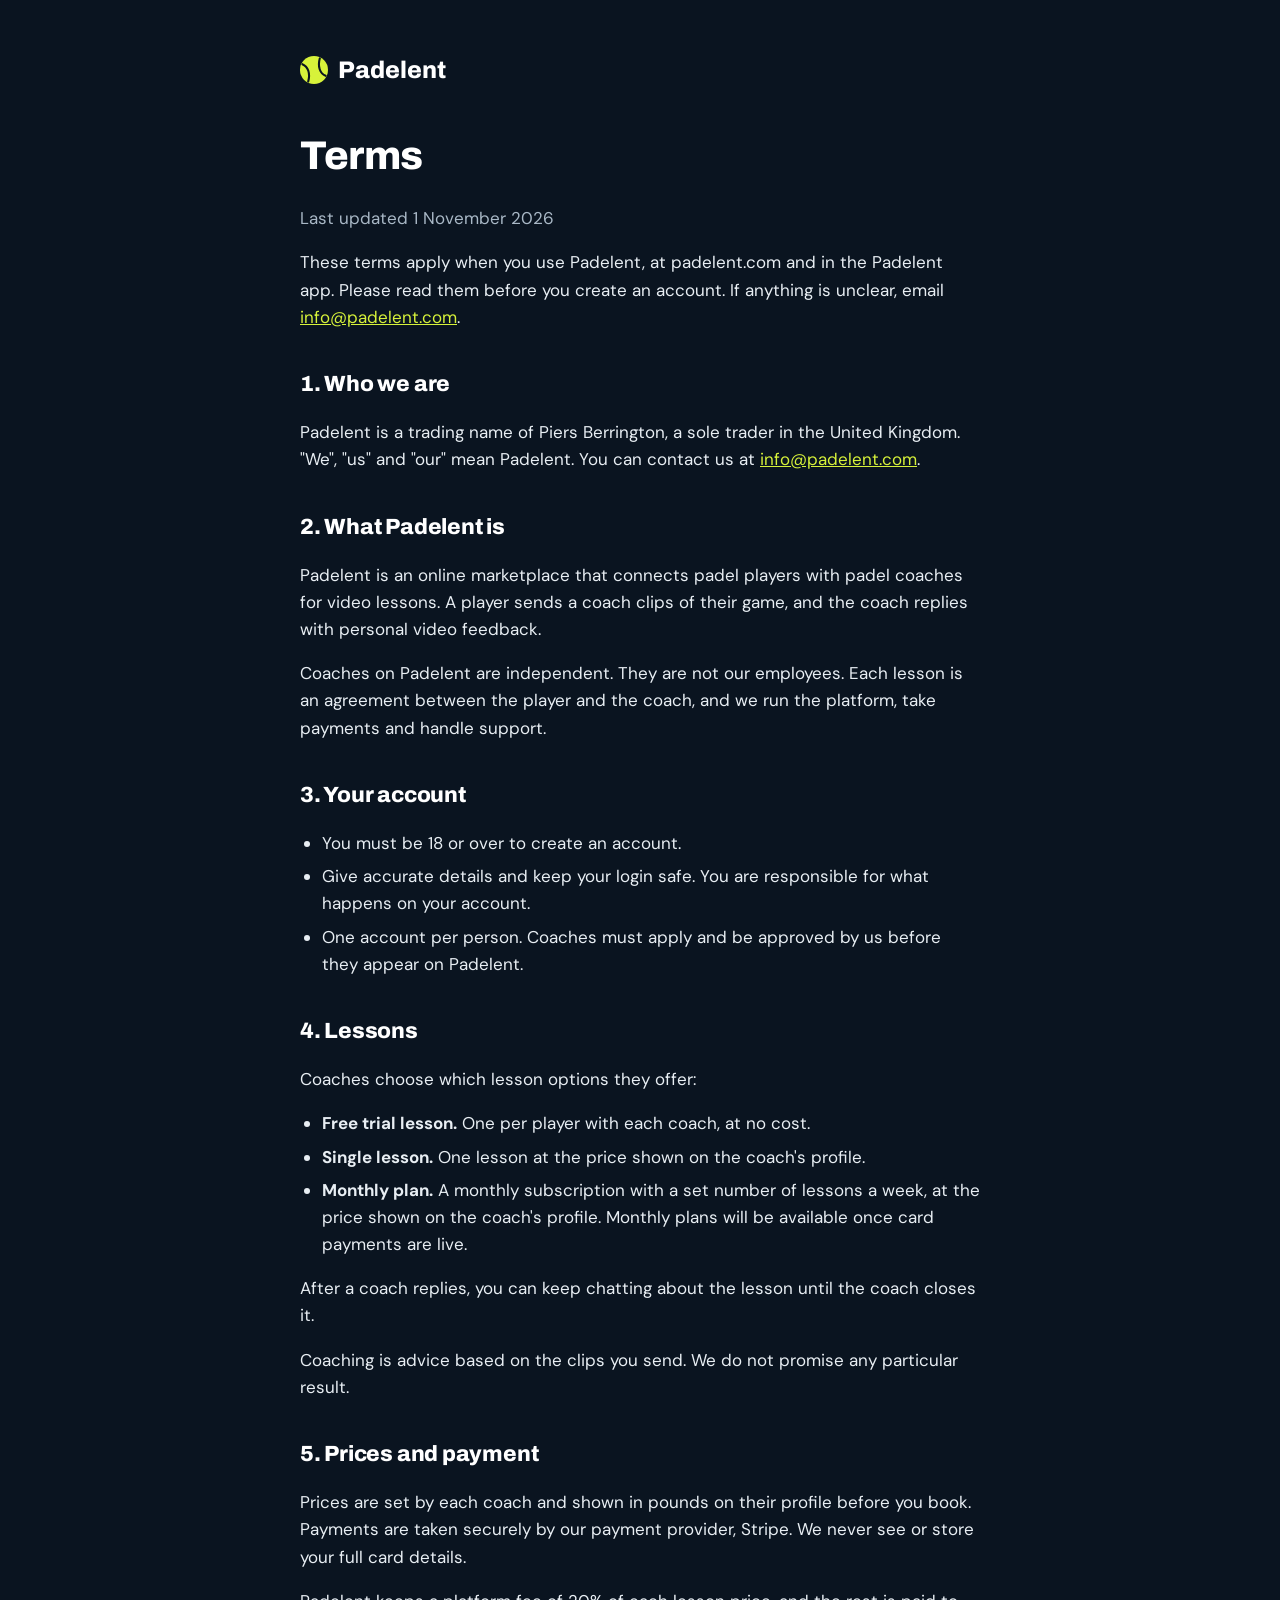
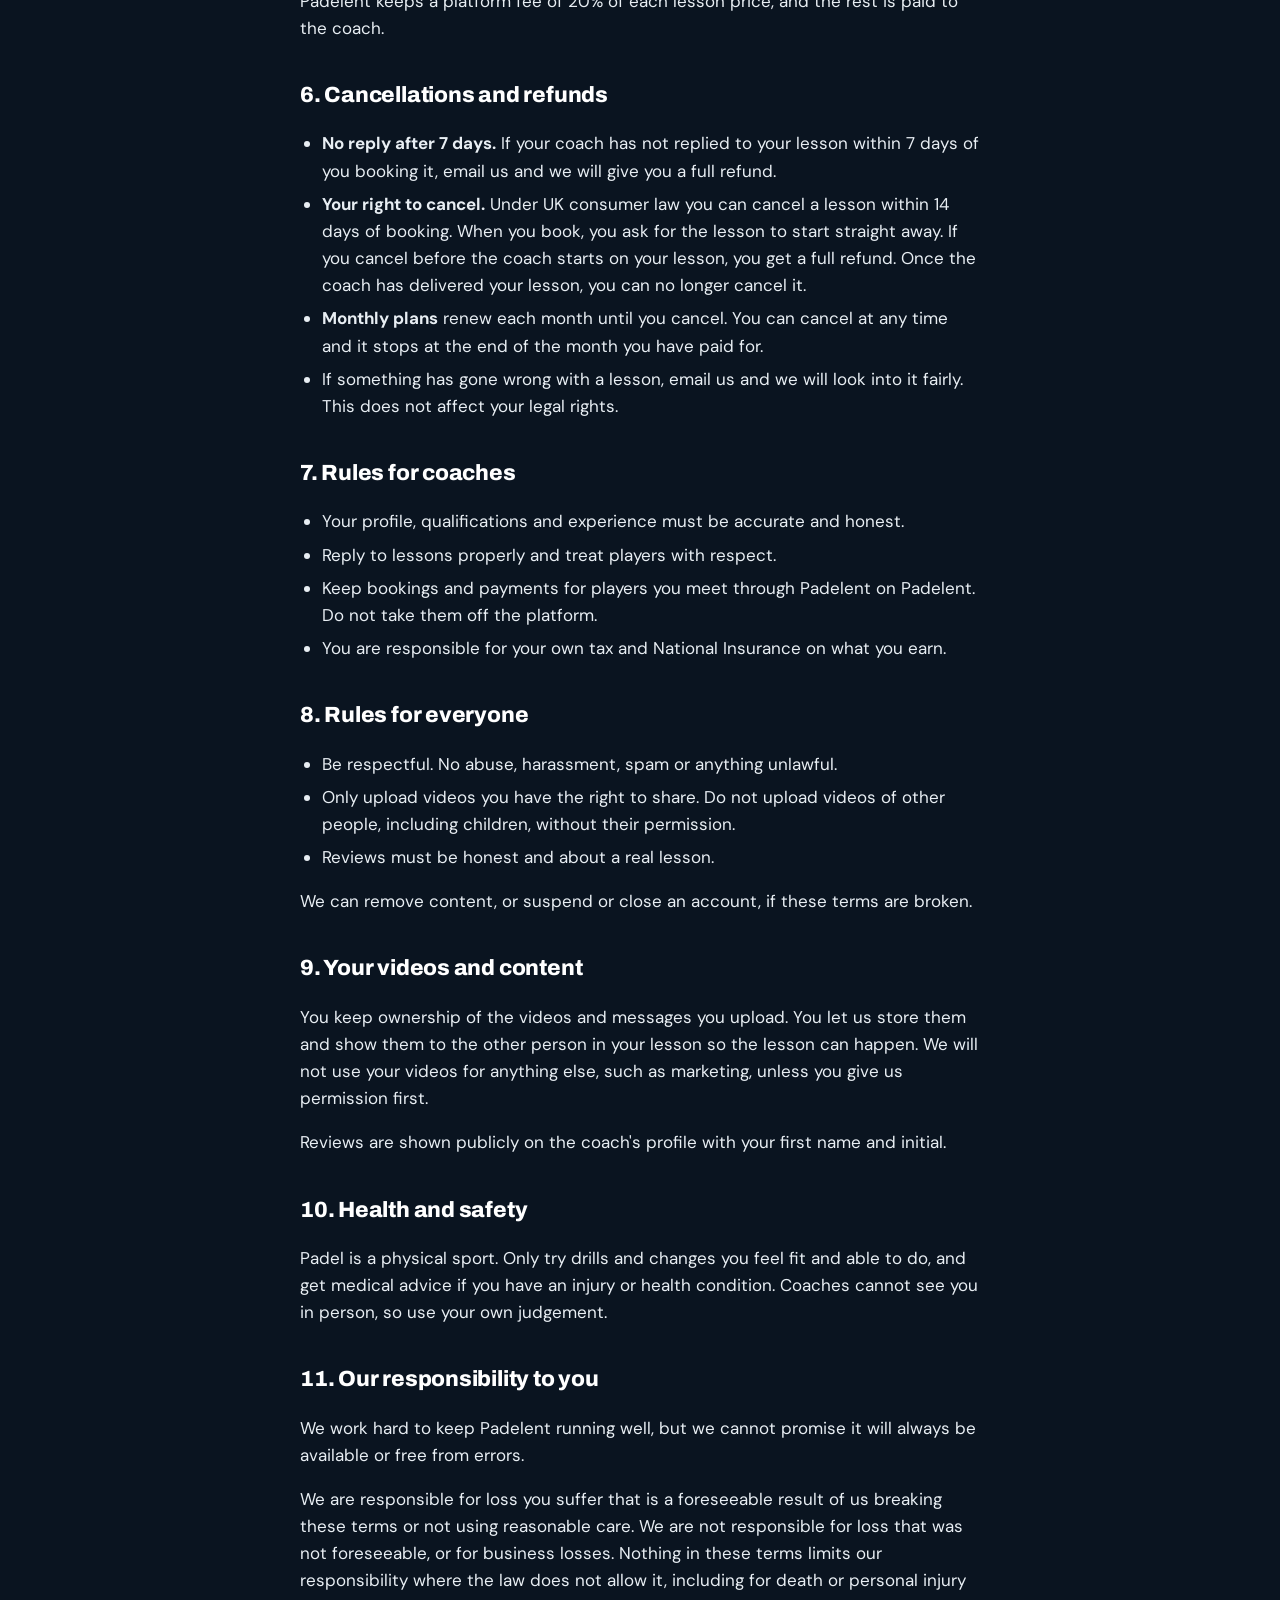
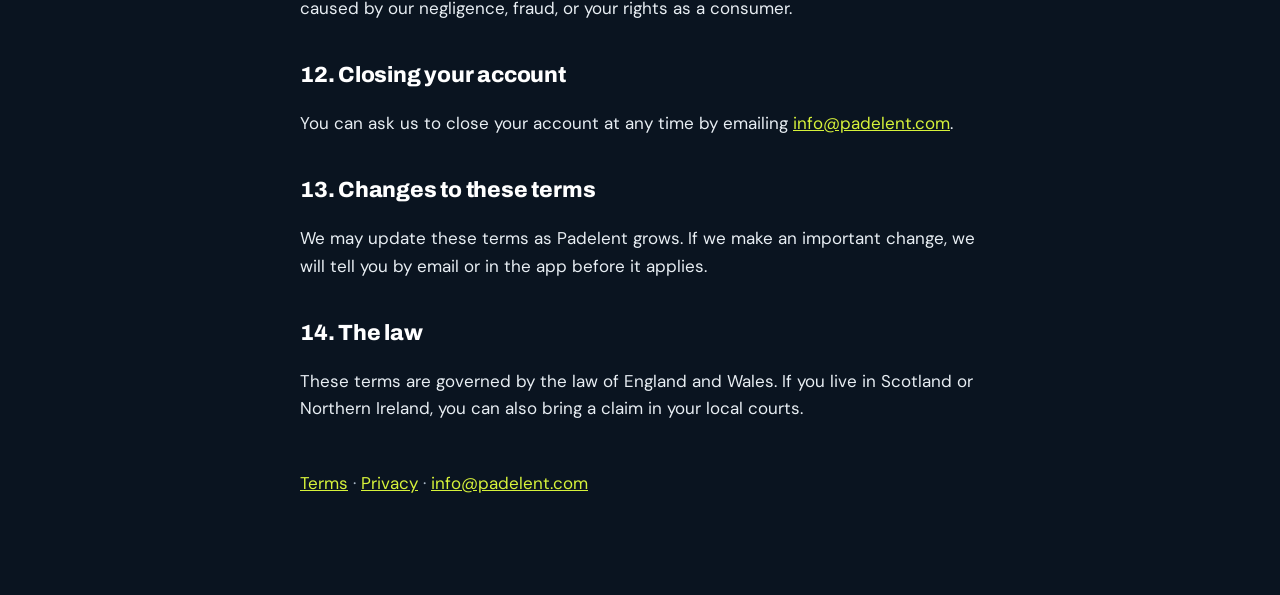
<file: terms.html>
<!doctype html>
<html lang="en-GB">
<head>
<meta charset="utf-8">
<meta name="viewport" content="width=device-width, initial-scale=1">
<title>Terms | Padelent</title>
<link rel="icon" href="/favicon.svg" type="image/svg+xml">
<link rel="stylesheet" href="https://fonts.googleapis.com/css2?family=Archivo:wght@800&family=DM+Sans:wght@400;700&display=swap">
<style>
:root { color-scheme: dark; }
* { box-sizing: border-box; }
body { margin: 0; background: #0A1420; color: #E8EEF3; font-family: 'DM Sans', system-ui, sans-serif; font-size: 17px; line-height: 1.6; }
main { max-width: 720px; margin: 0 auto; padding: 48px 20px 80px; }
a { color: #D7F23A; }
h1, h2 { font-family: 'Archivo', sans-serif; font-weight: 800; color: #FFFFFF; letter-spacing: -0.01em; }
h1 { font-size: 40px; margin: 32px 0 8px; }
h2 { font-size: 22px; margin: 36px 0 8px; }
.home { display: inline-flex; align-items: center; gap: 10px; color: #FFFFFF; text-decoration: none; font-family: 'Archivo', sans-serif; font-weight: 800; font-size: 24px; min-height: 44px; }
.updated { color: #A9B8C6; }
ul { padding-left: 22px; } li { margin: 6px 0; }
.note { background: #13202E; border-radius: 14px; padding: 14px 18px; color: #A9B8C6; }
</style>
</head>
<body>
<main>
<a class="home" href="/"><img src="/favicon.svg" alt="" width="28" height="28">Padelent</a>
<h1>Terms</h1>
<p class="updated">Last updated 1 November 2026</p>

<p>These terms apply when you use Padelent, at padelent.com and in the Padelent app. Please read them before you create an account. If anything is unclear, email <a href="mailto:info@padelent.com">info@padelent.com</a>.</p>

<h2>1. Who we are</h2>
<p>Padelent is a trading name of Piers Berrington, a sole trader in the United Kingdom. "We", "us" and "our" mean Padelent. You can contact us at <a href="mailto:info@padelent.com">info@padelent.com</a>.</p>

<h2>2. What Padelent is</h2>
<p>Padelent is an online marketplace that connects padel players with padel coaches for video lessons. A player sends a coach clips of their game, and the coach replies with personal video feedback.</p>
<p>Coaches on Padelent are independent. They are not our employees. Each lesson is an agreement between the player and the coach, and we run the platform, take payments and handle support.</p>

<h2>3. Your account</h2>
<ul>
<li>You must be 18 or over to create an account.</li>
<li>Give accurate details and keep your login safe. You are responsible for what happens on your account.</li>
<li>One account per person. Coaches must apply and be approved by us before they appear on Padelent.</li>
</ul>

<h2>4. Lessons</h2>
<p>Coaches choose which lesson options they offer:</p>
<ul>
<li><b>Free trial lesson.</b> One per player with each coach, at no cost.</li>
<li><b>Single lesson.</b> One lesson at the price shown on the coach's profile.</li>
<li><b>Monthly plan.</b> A monthly subscription with a set number of lessons a week, at the price shown on the coach's profile. Monthly plans will be available once card payments are live.</li>
</ul>
<p>After a coach replies, you can keep chatting about the lesson until the coach closes it.</p>
<p>Coaching is advice based on the clips you send. We do not promise any particular result.</p>

<h2>5. Prices and payment</h2>
<p>Prices are set by each coach and shown in pounds on their profile before you book. Payments are taken securely by our payment provider, Stripe. We never see or store your full card details.</p>
<p>Padelent keeps a platform fee of 20% of each lesson price, and the rest is paid to the coach.</p>

<h2>6. Cancellations and refunds</h2>
<ul>
<li><b>No reply after 7 days.</b> If your coach has not replied to your lesson within 7 days of you booking it, email us and we will give you a full refund.</li>
<li><b>Your right to cancel.</b> Under UK consumer law you can cancel a lesson within 14 days of booking. When you book, you ask for the lesson to start straight away. If you cancel before the coach starts on your lesson, you get a full refund. Once the coach has delivered your lesson, you can no longer cancel it.</li>
<li><b>Monthly plans</b> renew each month until you cancel. You can cancel at any time and it stops at the end of the month you have paid for.</li>
<li>If something has gone wrong with a lesson, email us and we will look into it fairly. This does not affect your legal rights.</li>
</ul>

<h2>7. Rules for coaches</h2>
<ul>
<li>Your profile, qualifications and experience must be accurate and honest.</li>
<li>Reply to lessons properly and treat players with respect.</li>
<li>Keep bookings and payments for players you meet through Padelent on Padelent. Do not take them off the platform.</li>
<li>You are responsible for your own tax and National Insurance on what you earn.</li>
</ul>

<h2>8. Rules for everyone</h2>
<ul>
<li>Be respectful. No abuse, harassment, spam or anything unlawful.</li>
<li>Only upload videos you have the right to share. Do not upload videos of other people, including children, without their permission.</li>
<li>Reviews must be honest and about a real lesson.</li>
</ul>
<p>We can remove content, or suspend or close an account, if these terms are broken.</p>

<h2>9. Your videos and content</h2>
<p>You keep ownership of the videos and messages you upload. You let us store them and show them to the other person in your lesson so the lesson can happen. We will not use your videos for anything else, such as marketing, unless you give us permission first.</p>
<p>Reviews are shown publicly on the coach's profile with your first name and initial.</p>

<h2>10. Health and safety</h2>
<p>Padel is a physical sport. Only try drills and changes you feel fit and able to do, and get medical advice if you have an injury or health condition. Coaches cannot see you in person, so use your own judgement.</p>

<h2>11. Our responsibility to you</h2>
<p>We work hard to keep Padelent running well, but we cannot promise it will always be available or free from errors.</p>
<p>We are responsible for loss you suffer that is a foreseeable result of us breaking these terms or not using reasonable care. We are not responsible for loss that was not foreseeable, or for business losses. Nothing in these terms limits our responsibility where the law does not allow it, including for death or personal injury caused by our negligence, fraud, or your rights as a consumer.</p>

<h2>12. Closing your account</h2>
<p>You can ask us to close your account at any time by emailing <a href="mailto:info@padelent.com">info@padelent.com</a>.</p>

<h2>13. Changes to these terms</h2>
<p>We may update these terms as Padelent grows. If we make an important change, we will tell you by email or in the app before it applies.</p>

<h2>14. The law</h2>
<p>These terms are governed by the law of England and Wales. If you live in Scotland or Northern Ireland, you can also bring a claim in your local courts.</p>

<p class="updated" style="margin-top:48px"><a href="/terms.html">Terms</a> · <a href="/privacy.html">Privacy</a> · <a href="mailto:info@padelent.com">info@padelent.com</a></p>
</main>
</body>
</html>
</file>
<file: app/app.css>
:root {
  color-scheme: dark;
  --navy: #0A1420;
  --card: #1B2530;
  --card2: #16283A;
  --raise: #22303E;
  --line: rgba(255,255,255,0.14);
  --text: #FFFFFF;
  --soft: #E8EEF3;
  --muted: #A9B8C6;
  --acc: #D7F23A;
  --amber: #FFB547;
  --red: #FF6B6B;
  --head: 'Archivo', system-ui, sans-serif;
  --body: 'DM Sans', system-ui, sans-serif;
  --tabbar: 0px;
}
* { box-sizing: border-box; }
html { -webkit-text-size-adjust: 100%; overflow-x: clip; }
body { overflow-x: clip; }
body { margin: 0; background: var(--navy); color: var(--text); font-family: var(--body); font-size: 16px; line-height: 1.5; min-height: 100vh; }
a { color: var(--acc); }
img, video { max-width: 100%; display: block; }
button, input, textarea, select { font: inherit; color: inherit; }
h1, h2, h3 { font-family: var(--head); font-weight: 800; letter-spacing: -0.02em; line-height: 1.1; margin: 0; }
h1 { font-size: clamp(30px, 5vw, 44px); }
h2 { font-size: clamp(22px, 3.2vw, 30px); }
h3 { font-size: 19px; letter-spacing: -0.01em; }
p { margin: 0; }
.muted { color: var(--muted); }
.small { font-size: 14px; }
.sr { position: absolute; width: 1px; height: 1px; overflow: hidden; clip: rect(0 0 0 0); white-space: nowrap; }
:focus-visible { outline: 3px solid var(--acc); outline-offset: 2px; border-radius: 6px; }

/* ---------- Shell ---------- */
.boot { min-height: 100vh; display: flex; align-items: center; justify-content: center; }
.spinner { width: 34px; height: 34px; border-radius: 50%; border: 3px solid var(--raise); border-top-color: var(--acc); animation: spin .8s linear infinite; display: inline-block; }
@keyframes spin { to { transform: rotate(360deg); } }
.top { position: sticky; top: 0; z-index: 20; background: rgba(10,20,32,.94); backdrop-filter: blur(10px); -webkit-backdrop-filter: blur(10px); border-bottom: 1px solid var(--line); padding-top: env(safe-area-inset-top); }
.top-in { max-width: 1240px; margin: 0 auto; padding: 12px 20px; display: flex; align-items: center; gap: 20px; }
.logo { display: flex; align-items: center; gap: 10px; color: #fff; text-decoration: none; font-family: var(--head); font-weight: 800; font-size: 22px; min-height: 44px; }
.pill-tag { border: 1px solid var(--line); color: var(--muted); font-size: 12px; font-weight: 700; border-radius: 99px; padding: 2px 9px; }
.nav { display: flex; align-items: center; gap: 24px; margin-left: auto; }
.nav a { color: #fff; text-decoration: none; font-weight: 700; min-height: 44px; display: flex; align-items: center; gap: 6px; border-bottom: 2px solid transparent; }
.nav a.on { border-bottom-color: var(--acc); }
.count { background: var(--acc); color: var(--navy); font-size: 12px; font-weight: 700; border-radius: 99px; padding: 0 7px; line-height: 20px; }
.avatar { width: 40px; height: 40px; flex: none; border-radius: 50%; background: #2A3A4C; color: #fff; display: inline-flex; align-items: center; justify-content: center; font-weight: 700; font-size: 14px; text-decoration: none; overflow: hidden; }
.avatar.acc { background: var(--acc); color: var(--navy); font-family: var(--head); font-weight: 800; }
.avatar img { width: 100%; height: 100%; object-fit: cover; }
main.page { max-width: 1240px; margin: 0 auto; padding: 32px 20px calc(80px + var(--tabbar)); display: flex; flex-direction: column; gap: 40px; }
main.narrow { max-width: 760px; }
.tabbar { display: none; }
/* App frame: header + page scroll inside .scroller; the bottom bar is the bottom of the frame, not pinned to the screen. */
html:has(body.appshell), body.appshell { height: 100%; overflow: hidden; overscroll-behavior: none; }
body.appshell { min-height: 0; }
.shell { position: relative; height: 100vh; height: 100dvh; height: var(--apph, 100dvh); display: flex; flex-direction: column; overflow: hidden; }
.scroller { flex: 1 1 auto; min-height: 0; overflow-y: auto; overflow-x: hidden; -webkit-overflow-scrolling: touch; overscroll-behavior-y: contain; }
@media (max-width: 760px) {
  :root { --tabbar: 64px; }
  .nav { display: none; }
  .top-in { padding: 8px 16px; gap: 10px; }
  .logo { font-size: 20px; }
  .top .btn.sm { padding: 0 14px; min-height: 40px; }
  main.page { padding: 20px 16px calc(40px + var(--tabbar) + env(safe-area-inset-bottom)); gap: 28px; }
  .tabbar { display: flex; flex: none; position: relative; z-index: 30; background: rgba(10,20,32,.97); border-top: 1px solid var(--line); padding-bottom: env(safe-area-inset-bottom); }
  .tabbar a { flex: 1; height: 64px; display: flex; flex-direction: column; align-items: center; justify-content: center; gap: 3px; color: var(--muted); text-decoration: none; font-size: 12px; font-weight: 700; position: relative; }
  .tabbar a.on { color: var(--acc); }
  .tabbar svg { width: 24px; height: 24px; }
  .tabbar .dot { position: absolute; top: 9px; left: calc(50% + 8px); background: var(--acc); color: var(--navy); font-size: 11px; border-radius: 99px; padding: 0 5px; line-height: 16px; }
}

/* ---------- Buttons & form ---------- */
.btn { display: inline-flex; align-items: center; justify-content: center; gap: 8px; min-height: 48px; padding: 0 22px; border-radius: 999px; border: 1px solid rgba(255,255,255,.4); background: transparent; color: #fff; font-weight: 700; text-decoration: none; cursor: pointer; white-space: nowrap; }
.btn.acc { background: var(--acc); border-color: var(--acc); color: var(--navy); }
.btn.white { background: #fff; border-color: #fff; color: var(--navy); }
.btn.block { width: 100%; }
.btn.big { min-height: 54px; font-size: 18px; }
.btn.sm { min-height: 40px; padding: 0 16px; font-size: 15px; }
.btn[disabled] { opacity: .55; cursor: not-allowed; }
.link { background: none; border: 0; color: var(--acc); font-weight: 700; cursor: pointer; padding: 0; min-height: 44px; text-decoration: none; display: inline-flex; align-items: center; }
.back { color: var(--muted); text-decoration: none; font-weight: 700; font-size: 15px; min-height: 44px; display: inline-flex; align-items: center; margin-bottom: -20px; }
label.f { display: flex; flex-direction: column; gap: 8px; font-weight: 700; }
label.f .hint, .hint { font-weight: 400; color: var(--muted); font-size: 14px; }
.in, textarea.in, select.in { width: 100%; background: var(--card); border: 1px solid var(--line); border-radius: 12px; padding: 13px 16px; font-size: 16px; color: #fff; min-height: 50px; }
textarea.in { min-height: 110px; resize: vertical; line-height: 1.5; }
.in:focus { border-color: var(--acc); outline: none; }
.chips { display: flex; flex-wrap: wrap; gap: 8px; }
.chip { border: 1px solid var(--line); background: transparent; color: #fff; border-radius: 999px; padding: 0 15px; min-height: 40px; display: inline-flex; align-items: center; font-size: 15px; font-weight: 700; cursor: pointer; white-space: nowrap; }
.chip.on { background: var(--acc); border-color: var(--acc); color: var(--navy); }
.chips.scroll { flex-wrap: nowrap; overflow-x: auto; scrollbar-width: none; margin: 0 -20px; padding: 0 20px; }
.chips.scroll::-webkit-scrollbar { display: none; }
.levels { display: grid; grid-template-columns: repeat(13, 1fr); gap: 6px; }
.levels .chip { padding: 0; justify-content: center; border-radius: 10px; min-height: 46px; }
@media (max-width: 760px) { .levels { grid-template-columns: repeat(7, 1fr); } }
@media (max-width: 760px) { .chips.scroll { margin: 0 -16px; padding: 0 16px; } }
.form { display: flex; flex-direction: column; gap: 22px; }
.row2 { display: grid; grid-template-columns: 1fr 1fr; gap: 16px; }
@media (max-width: 600px) { .row2 { grid-template-columns: 1fr; } }
.err { color: var(--red); font-weight: 700; }
.ok { color: var(--acc); font-weight: 700; }
.notice { background: var(--card); border: 1px solid var(--line); border-radius: 14px; padding: 14px 16px; display: flex; gap: 12px; align-items: flex-start; color: var(--soft); }
.notice.warn { border-color: rgba(255,181,71,.6); }
.notice.accb { border-color: rgba(215,242,58,.5); }
.notice svg { flex: none; margin-top: 2px; }

/* ---------- Cards ---------- */
.panel { background: var(--card); border: 1px solid var(--line); border-radius: 18px; padding: 24px; }
.section { display: flex; flex-direction: column; gap: 18px; }
.sec-head { display: flex; align-items: flex-end; justify-content: space-between; gap: 16px; }
.hero { display: grid; grid-template-columns: 1.6fr 1fr; gap: 20px; }
@media (max-width: 860px) { .hero { grid-template-columns: 1fr; } }
.hero .welcome { position: relative; overflow: hidden; display: flex; flex-direction: column; justify-content: space-between; gap: 22px; }
.slogan { font-family: var(--head); font-weight: 800; font-size: 13px; letter-spacing: .14em; text-transform: uppercase; color: var(--acc); }
.facts { display: grid; grid-template-columns: 1fr 1fr; gap: 12px 18px; font-size: 15px; }
.facts b { display: block; }
.court-bg { position: absolute; inset: 0; width: 100%; height: 100%; opacity: .14; pointer-events: none; }
.rowscroll { display: grid; grid-auto-flow: column; grid-auto-columns: calc((100% - 72px) / 4); gap: 24px; overflow-x: auto; scroll-snap-type: x mandatory; scrollbar-width: none; padding-bottom: 4px; }
.rowscroll::-webkit-scrollbar { display: none; }
.grid4 { display: grid; grid-template-columns: repeat(4, 1fr); gap: 24px; }
@media (max-width: 1000px) { .rowscroll { grid-auto-columns: calc((100% - 48px) / 3); } .grid4 { grid-template-columns: repeat(3, 1fr); } }
@media (max-width: 760px) { .rowscroll { grid-auto-columns: 72%; gap: 14px; margin: 0 -16px; padding: 0 16px 4px; scroll-padding: 0 16px; } .grid4 { grid-template-columns: 1fr 1fr; gap: 14px; } }
.ccard { color: #fff; text-decoration: none; display: flex; flex-direction: column; gap: 10px; scroll-snap-align: start; min-width: 0; }
.ph { position: relative; overflow: hidden; border-radius: 14px; aspect-ratio: 4 / 5; display: flex; align-items: center; justify-content: center; }
.ph img { position: absolute; inset: 0; width: 100%; height: 100%; object-fit: cover; }
.ph .ini { position: relative; font-family: var(--head); font-weight: 800; font-size: clamp(40px, 7vw, 84px); color: rgba(255,255,255,.9); letter-spacing: -0.03em; }
.ph .badge { position: absolute; left: 10px; top: 10px; display: flex; align-items: center; gap: 6px; background: var(--acc); color: var(--navy); font-size: 12px; font-weight: 700; padding: 4px 10px 4px 8px; border-radius: 999px; }
.cname { display: flex; align-items: center; gap: 6px; font-family: var(--head); font-weight: 800; font-size: 18px; letter-spacing: -0.01em; }
.cname span { overflow: hidden; text-overflow: ellipsis; white-space: nowrap; }
.meta { display: flex; flex-wrap: wrap; align-items: center; gap: 4px 14px; font-size: 15px; font-weight: 700; }
.meta .muted { font-weight: 400; }
.star { display: inline-flex; align-items: center; gap: 4px; }
.empty { text-align: center; padding: 48px 20px; display: flex; flex-direction: column; align-items: center; gap: 14px; }
.band { background: var(--acc); color: var(--navy); border-radius: 20px; padding: 28px 32px; display: flex; align-items: center; justify-content: space-between; gap: 24px; flex-wrap: wrap; }
.band .steps { display: flex; gap: 22px; font-weight: 700; flex-wrap: wrap; }
.band .steps span { display: flex; align-items: center; gap: 10px; }
.band .n { width: 32px; height: 32px; border-radius: 50%; background: var(--navy); color: var(--acc); display: inline-flex; align-items: center; justify-content: center; }

/* ---------- Coach profile ---------- */
.cp { display: grid; grid-template-columns: 1.45fr 1fr; gap: 36px; align-items: start; }
@media (max-width: 900px) { .cp { grid-template-columns: 1fr; gap: 24px; } }
.media16 { position: relative; overflow: hidden; border-radius: 20px; aspect-ratio: 16 / 10; background: #0E1A26; display: flex; align-items: center; justify-content: center; }
.media16 video, .media16 img { width: 100%; height: 100%; object-fit: cover; }
.book { position: sticky; top: 90px; display: flex; flex-direction: column; gap: 16px; }
@media (max-width: 900px) { .book { position: static; } }
.opt { display: flex; gap: 14px; align-items: flex-start; border: 2px solid var(--acc); border-radius: 14px; padding: 16px; }
.factgrid { display: grid; grid-template-columns: repeat(3, 1fr); gap: 12px; }
@media (max-width: 760px) { .factgrid { grid-template-columns: 1fr 1fr; } }
.fact { background: var(--card); border: 1px solid var(--line); border-radius: 14px; padding: 14px 16px; min-width: 0; }
.fact .k { color: var(--muted); font-size: 14px; }
.fact .v { font-weight: 700; overflow-wrap: anywhere; }
.reviews { display: grid; grid-template-columns: repeat(auto-fill, minmax(260px, 1fr)); gap: 16px; }
.review { background: var(--card); border: 1px solid var(--line); border-radius: 16px; padding: 20px; display: flex; flex-direction: column; gap: 10px; }
.bars { display: flex; flex-direction: column; gap: 6px; max-width: 320px; }
.bar { display: flex; align-items: center; gap: 10px; font-size: 14px; color: var(--muted); }
.bar i { flex: 1; height: 8px; border-radius: 99px; background: var(--raise); overflow: hidden; display: block; }
.bar i b { display: block; height: 100%; background: var(--acc); }
.sticky-cta { display: none; }
@media (max-width: 900px) {
  .sticky-cta { display: flex; position: absolute; left: 0; right: 0; bottom: calc(var(--tabbar) + env(safe-area-inset-bottom)); z-index: 25; background: rgba(10,20,32,.97); border-top: 1px solid var(--line); padding: 10px 16px; gap: 12px; align-items: center; }
}

/* ---------- Lessons ---------- */
.stats { display: grid; grid-template-columns: repeat(4, 1fr); gap: 14px; }
@media (max-width: 760px) { .stats { grid-template-columns: 1fr 1fr !important; } }
@media (max-width: 380px) { .top .pill-tag { display: none; } .top .btn.sm { padding: 0 11px; font-size: 14px; } .logo svg { width: 24px; height: 24px; } }
.stat { background: var(--card); border: 1px solid var(--line); border-radius: 16px; padding: 16px 18px; }
.stat .v { font-family: var(--head); font-weight: 800; font-size: 28px; }
.tabs { display: flex; gap: 24px; border-bottom: 1px solid var(--line); overflow-x: auto; scrollbar-width: none; }
.tabs button { background: none; border: 0; color: var(--muted); font-weight: 700; padding: 0 2px 12px; border-bottom: 3px solid transparent; cursor: pointer; display: flex; gap: 8px; align-items: center; white-space: nowrap; min-height: 44px; }
.tabs button.on { color: #fff; border-bottom-color: var(--acc); }
.tabs .c { background: var(--raise); color: var(--soft); font-size: 13px; border-radius: 99px; padding: 0 8px; }
.list { background: var(--card); border: 1px solid var(--line); border-radius: 18px; overflow: hidden; }
.lrow { display: flex; align-items: center; gap: 16px; padding: 16px 20px; border-bottom: 1px solid var(--line); color: #fff; text-decoration: none; border-left: 4px solid transparent; }
.lrow:last-child { border-bottom: 0; }
.lrow.new { border-left-color: #4D9CFF; }
.lrow .main { flex: 1; min-width: 0; display: flex; flex-direction: column; gap: 2px; }
.lrow .t { overflow: hidden; text-overflow: ellipsis; white-space: nowrap; }
.lrow .side { display: flex; flex-direction: column; align-items: flex-end; gap: 6px; flex: none; }
.st { display: inline-flex; align-items: center; gap: 7px; font-size: 13px; font-weight: 700; border-radius: 99px; padding: 5px 12px 5px 10px; white-space: nowrap; }
.st i { width: 8px; height: 8px; border-radius: 50%; background: currentColor; flex: none; }
.st.open { background: rgba(77, 156, 255, 0.16); color: #7DB8FF; }
.st.open.fresh { background: #4D9CFF; color: #FFFFFF; }
.st.done { background: rgba(52, 211, 120, 0.16); color: #4ADE8A; }
.st.closed { background: var(--raise); color: var(--muted); }
.space { display: grid; grid-template-columns: 330px 1fr; gap: 28px; align-items: start; }
@media (max-width: 900px) { .space { grid-template-columns: 1fr; gap: 18px; } }
.space aside { display: flex; flex-direction: column; gap: 16px; }
details.game summary { cursor: pointer; list-style: none; display: flex; justify-content: space-between; align-items: center; min-height: 32px; }
details.game summary::-webkit-details-marker { display: none; }
.kv { display: flex; justify-content: space-between; gap: 12px; padding: 8px 0; border-bottom: 1px solid var(--line); font-size: 15px; }
.kv b { text-align: right; }
.thread { display: flex; flex-direction: column; gap: 18px; min-width: 0; }
.divider { display: flex; align-items: center; gap: 12px; color: var(--muted); font-size: 14px; font-weight: 700; text-align: center; }
.divider::before, .divider::after { content: ""; flex: 1; height: 1px; background: var(--line); }
.divider.cur { color: var(--acc); }
.divider.cur::before, .divider.cur::after { background: rgba(215,242,58,.4); }
.msg { display: flex; gap: 12px; align-items: flex-start; }
.msg .bub { flex: 1; min-width: 0; background: var(--card); border: 1px solid var(--line); border-radius: 16px; padding: 16px 18px; display: flex; flex-direction: column; gap: 12px; }
.msg.coach .bub { background: var(--card2); border-color: rgba(215,242,58,.35); }
.msg .who { display: flex; gap: 10px; align-items: baseline; flex-wrap: wrap; }
.msg .body { white-space: pre-wrap; overflow-wrap: anywhere; color: var(--soft); }
.vids { display: grid; grid-template-columns: repeat(auto-fill, minmax(220px, 1fr)); gap: 12px; }
.vids video { width: 100%; aspect-ratio: 16 / 10; object-fit: contain; background: #000; border-radius: 12px; }
.composer { display: flex; flex-direction: column; gap: 14px; }
.composer .acts { display: flex; gap: 10px; flex-wrap: wrap; align-items: center; }
.files { display: flex; flex-direction: column; gap: 8px; }
.file { display: flex; align-items: center; gap: 12px; background: var(--raise); border-radius: 12px; padding: 10px 14px; font-size: 15px; }
.file .nm { flex: 1; min-width: 0; overflow: hidden; text-overflow: ellipsis; white-space: nowrap; }
.prog { height: 6px; border-radius: 99px; background: rgba(255,255,255,.12); overflow: hidden; width: 90px; flex: none; }
.prog b { display: block; height: 100%; width: 0; background: var(--acc); transition: width .2s; }
.x { background: none; border: 0; color: var(--muted); font-size: 22px; cursor: pointer; width: 36px; height: 36px; }
.stars { display: flex; gap: 6px; justify-content: center; }
.stars button { background: none; border: 0; padding: 4px; cursor: pointer; }
.stars svg { width: 52px; height: 52px; }
@media (max-width: 400px) { .stars svg { width: 44px; height: 44px; } }

/* ---------- Auth ---------- */
.auth { min-height: 100vh; display: flex; flex-direction: column; align-items: center; justify-content: center; padding: 32px 16px 48px; gap: 26px; position: relative; overflow: hidden; }
.auth .box { width: 100%; max-width: 440px; background: var(--card); border: 1px solid var(--line); border-radius: 22px; padding: 28px; display: flex; flex-direction: column; gap: 18px; position: relative; }
.seg { display: grid; grid-template-columns: 1fr 1fr; gap: 8px; }
.seg .chip { justify-content: center; min-height: 48px; }

#toast { position: fixed; left: 50%; bottom: calc(24px + var(--tabbar) + env(safe-area-inset-bottom)); transform: translateX(-50%) translateY(20px); background: #fff; color: var(--navy); font-weight: 700; border-radius: 14px; padding: 12px 18px; max-width: calc(100% - 32px); box-shadow: 0 10px 30px rgba(0,0,0,.35); opacity: 0; pointer-events: none; transition: opacity .2s, transform .2s; z-index: 60; }
#toast.show { opacity: 1; transform: translateX(-50%) translateY(0); }
#toast.bad { background: var(--red); color: #fff; }
.table { width: 100%; border-collapse: collapse; font-size: 15px; }
.table th, .table td { text-align: left; padding: 10px 8px; border-bottom: 1px solid var(--line); vertical-align: top; }
.table th { color: var(--muted); font-weight: 700; }
.admin-coach { display: flex; gap: 16px; align-items: flex-start; padding: 16px 0; border-bottom: 1px solid var(--line); }
.admin-coach:last-child { border-bottom: 0; }

/* ---------- Coach profile (Skillest-style) ---------- */
.cpwrap { display: flex; flex-direction: column; gap: 0; margin-top: -8px; }
.cphero { position: relative; overflow: hidden; border-radius: 24px; min-height: 360px; display: flex; align-items: flex-end; justify-content: center; text-align: center; }
.cphero .cover { position: absolute; inset: -30px; width: calc(100% + 60px); height: calc(100% + 60px); object-fit: cover; filter: blur(16px) brightness(.55); }
.cphero .court-bg { opacity: .18; }
.cphero .shade { position: absolute; inset: 0; background: linear-gradient(180deg, rgba(10,20,32,.15) 0%, rgba(10,20,32,.55) 60%, rgba(10,20,32,.9) 100%); }
.cphero .in { position: relative; padding: 70px 20px 26px; display: flex; flex-direction: column; align-items: center; gap: 6px; }
.round-btn { position: absolute; left: 14px; top: 14px; z-index: 2; width: 44px; height: 44px; border-radius: 50%; background: rgba(10,20,32,.55); display: flex; align-items: center; justify-content: center; }
.bigav { width: 132px; height: 132px; border-radius: 50%; border: 4px solid rgba(255,255,255,.9); overflow: hidden; display: flex; align-items: center; justify-content: center; box-shadow: 0 10px 30px rgba(0,0,0,.35); margin-bottom: 8px; }
.bigav img { width: 100%; height: 100%; object-fit: cover; }
.bigav span { font-family: var(--head); font-weight: 800; font-size: 46px; color: #fff; }
.cphero .nm { display: flex; align-items: center; gap: 8px; justify-content: center; flex-wrap: wrap; }
.cphero h1 { font-size: clamp(28px, 6vw, 38px); }
.cphero .club { font-size: 17px; color: #E8EEF3; }
.cphero .loc { display: flex; align-items: center; gap: 6px; color: #D5DEE6; font-size: 15px; }
.cphero .hl { margin-top: 6px; max-width: 520px; color: #D5DEE6; font-size: 15px; }
.cpstats { display: grid; grid-template-columns: repeat(3, 1fr); background: var(--card); border: 1px solid var(--line); border-radius: 18px; margin-top: 14px; }
.cpstats > div { padding: 16px 8px; display: flex; flex-direction: column; align-items: center; gap: 2px; text-align: center; }
.cpstats > div + div { border-left: 1px solid var(--line); }
.cpstats b { font-family: var(--head); font-weight: 800; font-size: 24px; display: inline-flex; align-items: center; gap: 6px; }
.cpstats span { color: var(--muted); font-size: 14px; }
.cpsec { display: flex; flex-direction: column; gap: 14px; padding: 28px 2px 4px; }
.cpsec .lab { font-size: 13px; font-weight: 700; letter-spacing: .12em; text-transform: uppercase; color: var(--muted); }
.cpsec .bio { color: var(--soft); font-size: 17px; white-space: pre-wrap; display: -webkit-box; -webkit-line-clamp: 4; -webkit-box-orient: vertical; overflow: hidden; }
.cpsec .bio.open { display: block; }
.cpsec .more { align-self: flex-end; min-height: 32px; }
.ticks { list-style: none; margin: 0; padding: 0; display: flex; flex-direction: column; gap: 12px; }
.ticks li { display: flex; align-items: center; gap: 12px; font-size: 17px; }
.ig { display: inline-flex; align-items: center; gap: 12px; color: #fff; text-decoration: none; font-size: 17px; font-weight: 700; min-height: 44px; }
.rv { padding: 16px 0; border-bottom: 1px solid var(--line); display: flex; flex-direction: column; gap: 10px; }
.rv:last-child { border-bottom: 0; }
.rv-top { display: flex; gap: 12px; align-items: center; }
.rv .rate { background: #fff; color: var(--navy); border-radius: 12px; padding: 6px 12px; font-weight: 800; display: inline-flex; align-items: center; gap: 6px; box-shadow: 0 4px 14px rgba(0,0,0,.25); }
.rv p { color: var(--soft); font-size: 16px; }
.cpbar { position: absolute; left: 50%; transform: translateX(-50%); bottom: 16px; z-index: 25; width: min(728px, calc(100% - 32px)); display: flex; align-items: center; gap: 14px; background: rgba(27,37,48,.97); border: 1px solid var(--line); border-radius: 20px; padding: 10px 10px 10px 18px; box-shadow: 0 10px 30px rgba(0,0,0,.4); }
.cpbar .price { flex: 1; display: flex; flex-direction: column; line-height: 1.2; }
.cpbar .price b { font-family: var(--head); font-weight: 800; font-size: 20px; }
.cpbar .price span { color: var(--muted); font-size: 13px; }
@media (max-width: 760px) {
  .cpwrap { margin: -20px -16px 0; }
  .cphero { border-radius: 0 0 24px 24px; min-height: 340px; }
  .cpstats { margin: 14px 16px 0; }
  .cpsec { padding: 26px 18px 4px; }
  .cpbar { bottom: calc(var(--tabbar) + env(safe-area-inset-bottom) + 10px); }
  .stat { padding: 12px 14px; }
  .stat .v { font-size: 22px; }
}

/* ---------- Inbox, lesson options, admin tabs ---------- */
.inbox-btn { position: relative; width: 42px; height: 42px; border-radius: 50%; display: inline-flex; align-items: center; justify-content: center; color: #fff; border: 1px solid var(--line); }
.inbox-btn .count { position: absolute; top: -4px; right: -4px; }
.tabs a { color: var(--muted); font-weight: 700; padding: 0 2px 12px; border-bottom: 3px solid transparent; display: flex; gap: 8px; align-items: center; white-space: nowrap; min-height: 44px; text-decoration: none; }
.tabs a.on { color: #fff; border-bottom-color: var(--acc); }
.freetag { display: inline-block; background: rgba(215,242,58,.15); color: var(--acc); font-size: 12px; font-weight: 700; border-radius: 99px; padding: 1px 8px; }
.soon { font-style: normal; font-size: 11px; font-weight: 700; letter-spacing: .04em; background: var(--raise); color: var(--muted); border-radius: 99px; padding: 2px 8px; margin-left: 6px; vertical-align: middle; }
.lopts { display: flex; flex-direction: column; gap: 10px; }
.lopt { display: flex; gap: 14px; align-items: center; justify-content: space-between; background: var(--card); border: 1px solid var(--line); border-radius: 14px; padding: 14px 16px; color: #fff; text-align: left; width: 100%; font: inherit; }
.lopt b { display: block; font-size: 17px; }
.lopt span { display: block; color: var(--muted); font-size: 14px; font-weight: 400; margin-top: 2px; }
.lopt em { font-style: normal; font-family: var(--head); font-weight: 800; font-size: 20px; white-space: nowrap; }
.lopt em small { font-family: var(--body); font-size: 13px; color: var(--muted); font-weight: 500; }
.lopt.pick { cursor: pointer; }
.lopt.pick.on { border: 2px solid var(--acc); padding: 13px 15px; }
.lopt.pick[disabled] { opacity: .5; cursor: not-allowed; }
.lset { background: var(--card); border: 1px solid var(--line); border-radius: 14px; padding: 14px 16px; display: flex; flex-direction: column; gap: 12px; }
.tg { display: flex; gap: 14px; align-items: flex-start; cursor: pointer; font-weight: 700; }
.tg input { position: absolute; opacity: 0; width: 1px; height: 1px; }
.tg > span { flex: none; width: 46px; height: 28px; border-radius: 99px; background: #3A4654; position: relative; transition: background .15s; margin-top: 1px; }
.tg > span::after { content: ""; position: absolute; left: 3px; top: 3px; width: 22px; height: 22px; border-radius: 50%; background: #fff; transition: transform .15s; }
.tg input:checked + span { background: var(--acc); }
.tg input:checked + span::after { transform: translateX(18px); background: var(--navy); }
.tg input:focus-visible + span { outline: 3px solid var(--acc); outline-offset: 2px; }
.tg small { display: block; color: var(--muted); font-weight: 400; font-size: 14px; margin-top: 2px; }
.lsub { display: flex; align-items: center; gap: 8px; flex-wrap: wrap; padding-left: 60px; font-weight: 700; }
.lsub .in { width: 110px; min-height: 44px; padding: 8px 12px; }
@media (max-width: 760px) { .lsub { padding-left: 0; } }

.chatimg { display: block; margin-top: 10px; border-radius: 14px; overflow: hidden; max-width: 340px; }
.chatimg img { display: block; width: 100%; height: auto; }

a.lopt { text-decoration: none; cursor: pointer; transition: border-color .15s; }
a.lopt:hover, a.lopt:focus-visible { border-color: var(--acc); }
.lopt .chev { color: var(--acc); font-size: 26px; line-height: 1; margin-left: -4px; }

.founder { display: inline-flex; align-items: center; gap: 4px; background: #D7F23A; color: #0A1420; font-size: 12px; font-weight: 800; letter-spacing: .02em; border-radius: 99px; padding: 2px 10px; white-space: nowrap; }
.founder.big { font-size: 14px; padding: 5px 14px; margin: 2px auto 0; }

.vrec { margin-top: 10px; }
.vlive { display: flex; align-items: center; gap: 10px; flex-wrap: wrap; background: var(--panel2, rgba(255,255,255,.04)); border: 1px solid var(--line, rgba(255,255,255,.1)); border-radius: 14px; padding: 10px 12px; }
.vlive audio, .voice audio { height: 40px; max-width: 100%; flex: 1 1 220px; }
.vdot { width: 12px; height: 12px; border-radius: 99px; background: #ff4d4f; animation: vpulse 1s infinite; }
@keyframes vpulse { 50% { opacity: .3; } }
.voice { display: flex; align-items: center; gap: 8px; margin-top: 8px; }
.voice audio { min-width: 220px; }

.pushask span:first-child { font-size: 18px; line-height: 1.2; }

@media (max-width: 760px) { body.kb .tabbar { display: none; } }

.soon.on { background: rgba(215,242,58,.18); color: var(--acc); }
.panel.plan { border-color: rgba(215,242,58,.45); }

/* Local price next to a price in pounds */
.fx { color: var(--muted); font-weight: 500; font-size: .78em; margin-left: 2px; white-space: nowrap; letter-spacing: 0; font-family: var(--body); }
.fx:empty { display: none; }

/* Photos and videos in messages */
.chatvid { display: block; margin-top: 10px; width: 100%; max-width: 340px; max-height: 420px; border-radius: 14px; background: #000; }
.chatimg[data-media] img { min-height: 120px; background: var(--panel2, rgba(255,255,255,.04)); }
.mprev img, .mprev video { width: 64px; height: 64px; object-fit: cover; border-radius: 10px; background: #000; flex: none; }
.mpick { margin-top: 8px; }
</file>
